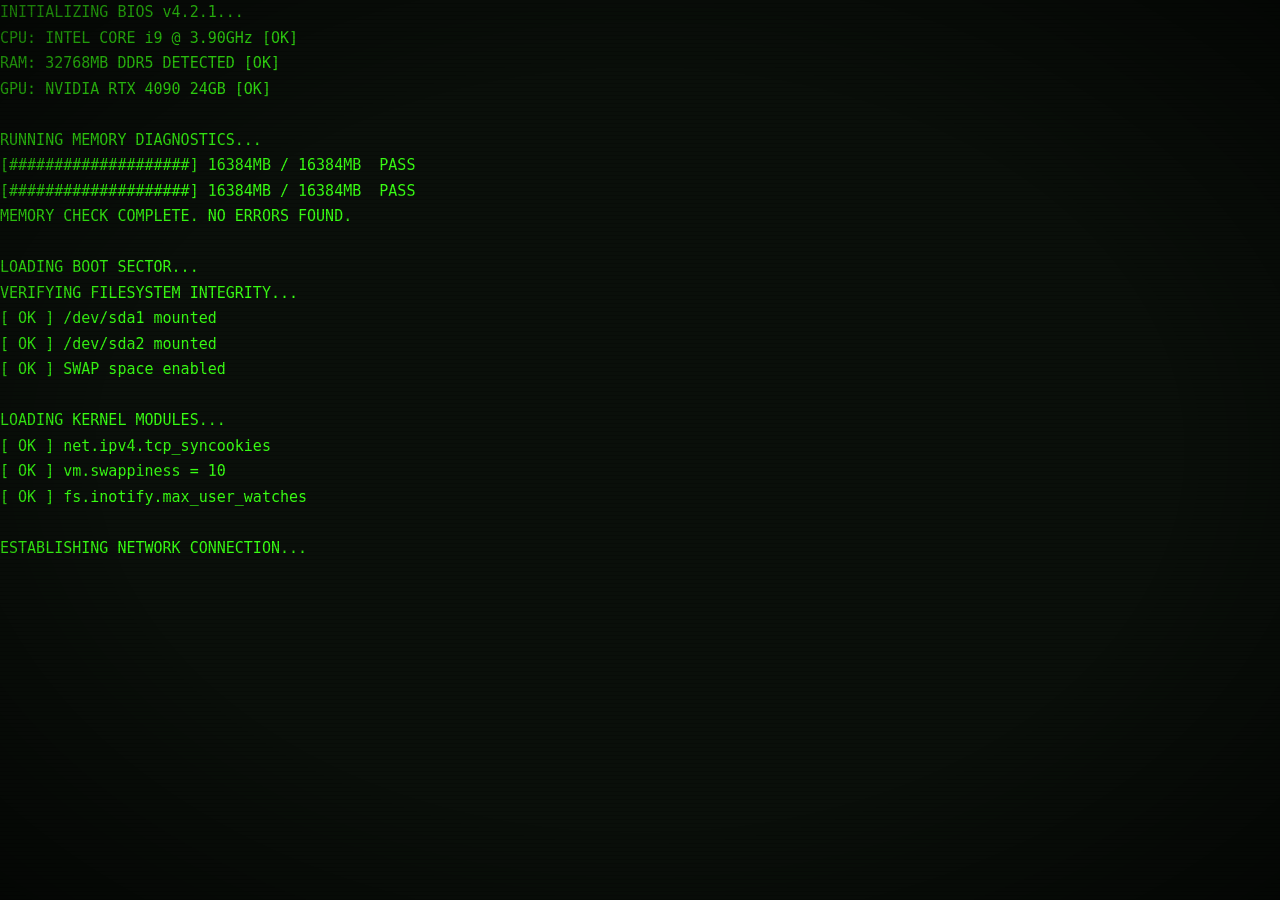
<file: index.html>
<!DOCTYPE html>
<html lang="en">
  <head>
    <meta charset="UTF-8" />
    <meta name="viewport" content="width=device-width, initial-scale=1.0" />
    <title>Maximus Riat</title>
    <link rel="stylesheet" href="styles.css" />
  </head>
  <body>

    <div class="crt-overlay"></div>
    <div class="scanlines"></div>

    <div id="boot-screen">
      <pre id="boot-output"></pre>
    </div>

    <script>
const bootLines = [
  { text: "INITIALIZING BIOS v4.2.1...",                         delay: 60  },
  { text: "CPU: INTEL CORE i9 @ 3.90GHz [OK]",                  delay: 40  },
  { text: "RAM: 32768MB DDR5 DETECTED [OK]",                     delay: 40  },
  { text: "GPU: NVIDIA RTX 4090 24GB [OK]",                      delay: 40  },
  { text: "",                                                     delay: 20  },
  { text: "RUNNING MEMORY DIAGNOSTICS...",                        delay: 80  },
  { text: "[####################] 16384MB / 16384MB  PASS",      delay: 60  },
  { text: "[####################] 16384MB / 16384MB  PASS",      delay: 60  },
  { text: "MEMORY CHECK COMPLETE. NO ERRORS FOUND.",             delay: 60  },
  { text: "",                                                     delay: 20  },
  { text: "LOADING BOOT SECTOR...",                               delay: 80  },
  { text: "VERIFYING FILESYSTEM INTEGRITY...",                    delay: 80  },
  { text: "[ OK ] /dev/sda1 mounted",                            delay: 40  },
  { text: "[ OK ] /dev/sda2 mounted",                            delay: 40  },
  { text: "[ OK ] SWAP space enabled",                           delay: 40  },
  { text: "",                                                     delay: 20  },
  { text: "LOADING KERNEL MODULES...",                            delay: 80  },
  { text: "[ OK ] net.ipv4.tcp_syncookies",                      delay: 30  },
  { text: "[ OK ] vm.swappiness = 10",                           delay: 30  },
  { text: "[ OK ] fs.inotify.max_user_watches",                  delay: 30  },
  { text: "",                                                     delay: 20  },
  { text: "ESTABLISHING NETWORK CONNECTION...",                   delay: 100 },
  { text: "IP ADDRESS: 192.168.1.1",                             delay: 40  },
  { text: "GATEWAY: 192.168.1.254  [REACHABLE]",                 delay: 40  },
  { text: "DNS: 8.8.8.8            [REACHABLE]",                 delay: 40  },
  { text: "",                                                     delay: 20  },
  { text: "LOADING USER PROFILE...",                              delay: 100 },
  { text: "DECRYPTING CREDENTIALS...",                            delay: 80  },
  { text: "[ OK ] IDENTITY VERIFIED",                            delay: 60  },
  { text: "[ OK ] PERMISSIONS GRANTED",                          delay: 60  },
  { text: "",                                                     delay: 20  },
  { text: "MOUNTING USER_PROFILE.IMG...",                         delay: 80  },
  { text: "[ OK ] ASCII_ART.DAT loaded",                         delay: 40  },
  { text: "[ OK ] PORTFOLIO_DATA.JSON loaded",                   delay: 40  },
  { text: "[ OK ] EXPERIENCE_LOG.TXT loaded",                    delay: 40  },
  { text: "",                                                     delay: 20  },
  { text: "ALL SYSTEMS NOMINAL.",                                 delay: 100 },
  { text: "WELCOME.",                                             delay: 200 },
  { text: "",                                                     delay: 400 },
];

const bootOutput = document.getElementById('boot-output');
let lineIdx = 0;
let timeouts = [];

function runBoot() {
  if (lineIdx >= bootLines.length) {
    transitionToSite();
    return;
  }
  const { text, delay } = bootLines[lineIdx++];
  bootOutput.textContent += text + '\n';
  bootOutput.scrollTop = bootOutput.scrollHeight;
  const t = setTimeout(runBoot, delay);
  timeouts.push(t);
}

function transitionToSite() {
  const bootScreen = document.getElementById('boot-screen');
  bootScreen.style.opacity = '0';
  bootScreen.style.transition = 'opacity 0.8s ease';
  setTimeout(() => { window.location.href = 'main.html'; }, 800);
}

runBoot();
    </script>
  </body>
</html>
</file>
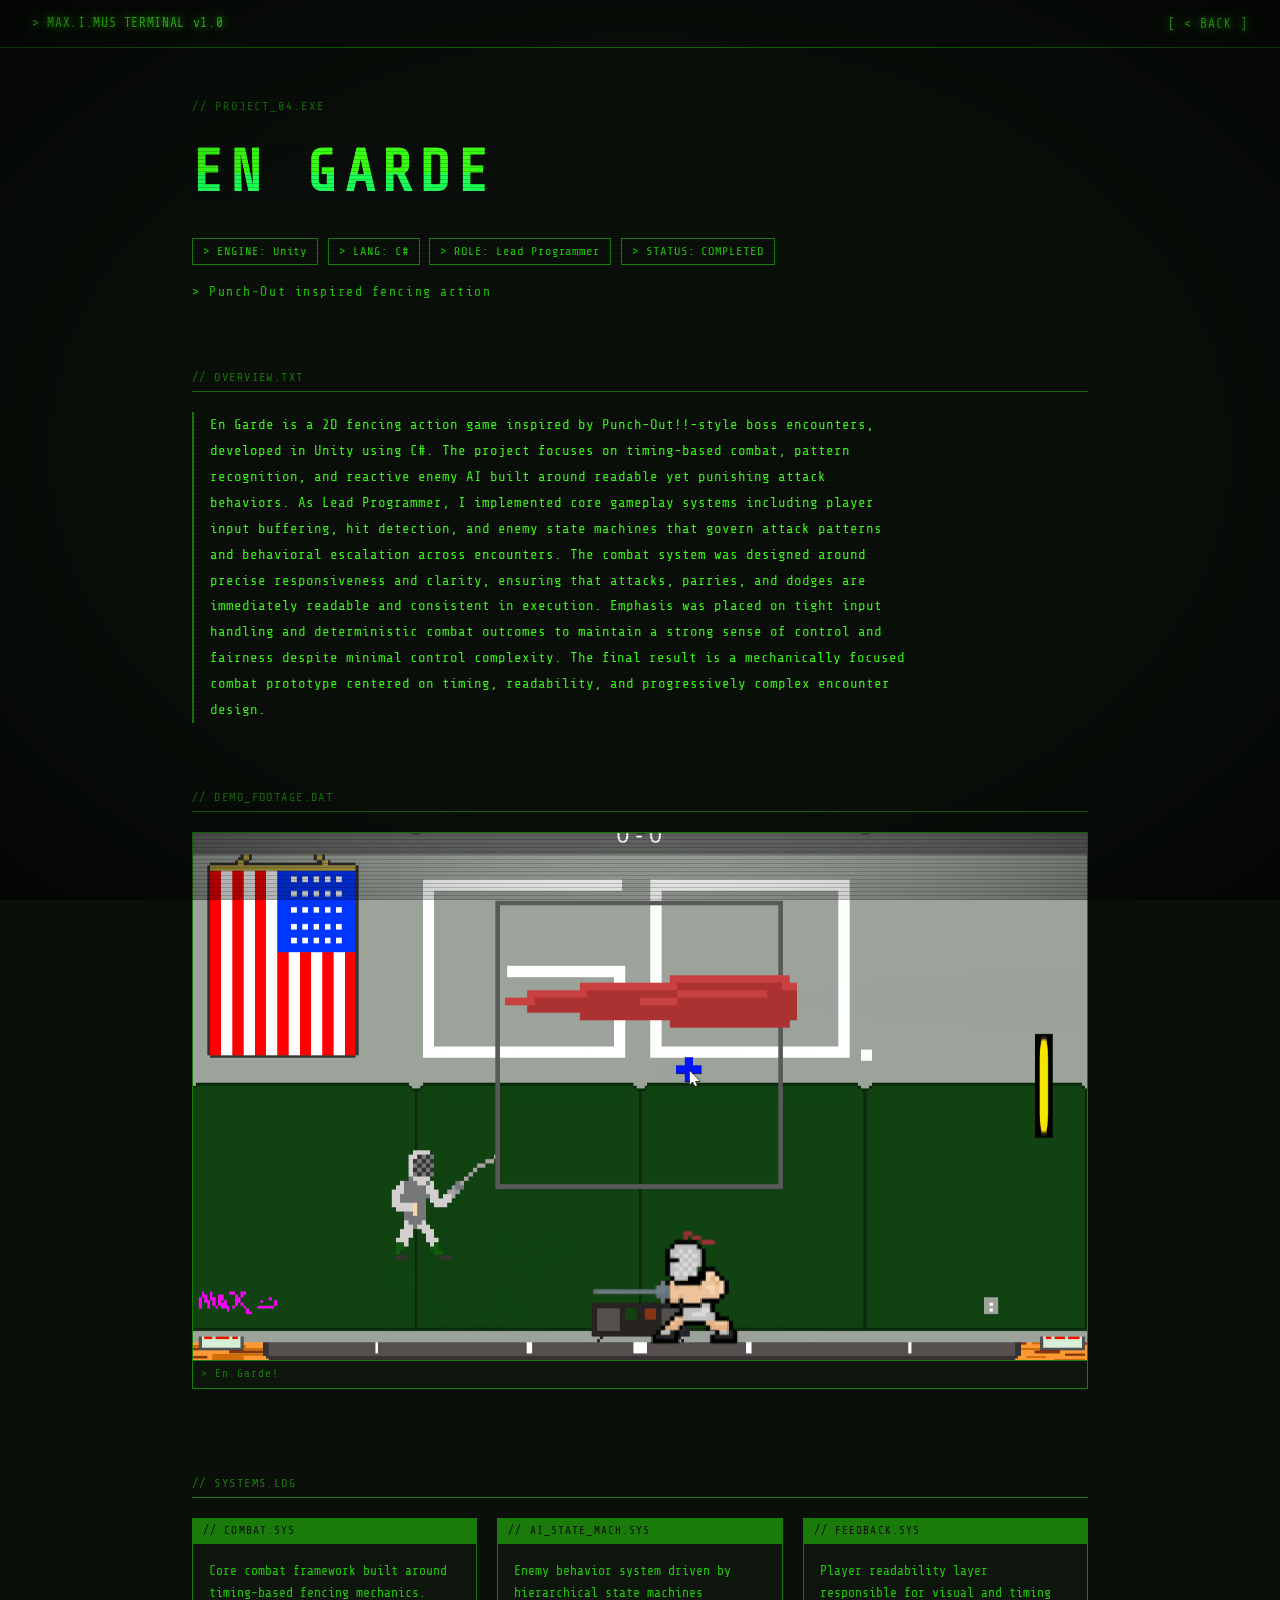
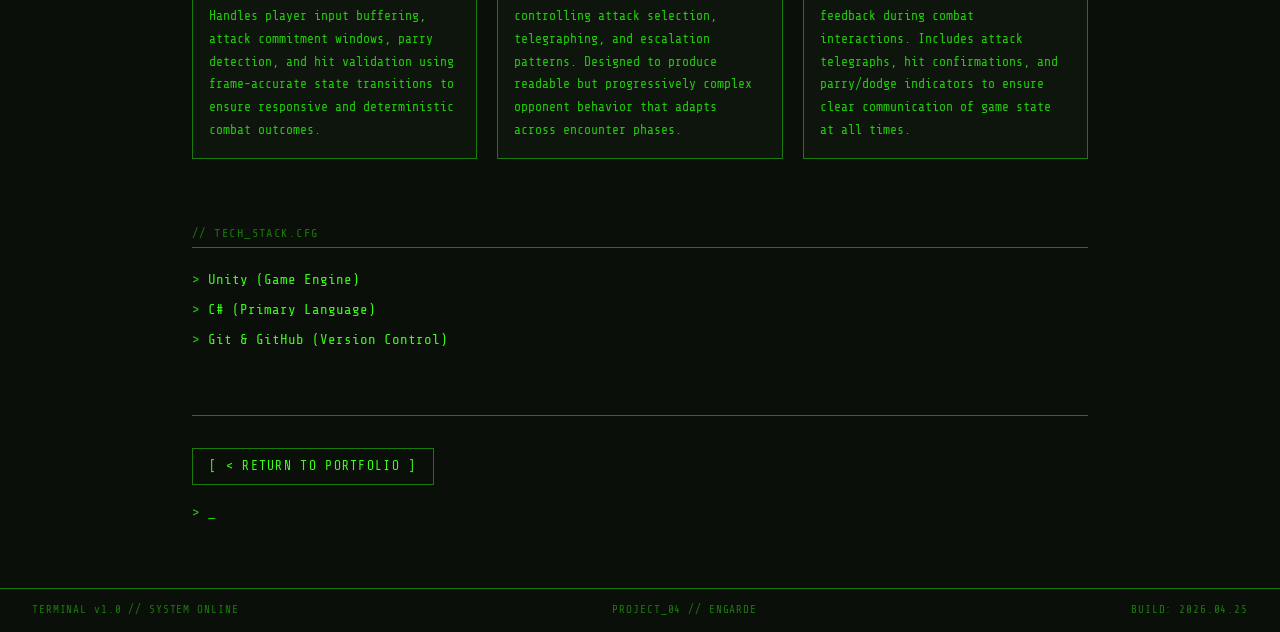
<file: EnGarde.html>
<!DOCTYPE html>
<html lang="en">
  <head>
    <meta charset="UTF-8" />
    <meta name="viewport" content="width=device-width, initial-scale=1.0" />
    <title>En Garde // PROJECT_04.EXE</title>
    <link rel="stylesheet" href="styles.css" />
    <link rel="icon" href="/favicon.ico">
    <style>
      html { scroll-snap-type: none; }

      #dd-main {
        max-width: 960px;
        margin: 0 auto;
        padding: calc(var(--nav-h) + 3rem) 2rem 4rem;
        display: flex;
        flex-direction: column;
        gap: 4rem;
      }

      /* ---- Hero ---- */
      .dd-file-label {
        font-size: 12px;
        color: var(--green-dim);
        letter-spacing: 0.15em;
        margin-bottom: 0.5rem;
      }

      .dd-hero h1 {
        font-size: clamp(2.4rem, 5vw, 3.6rem);
        letter-spacing: 0.12em;
        animation: textglow 3s ease-in-out infinite;
        margin-bottom: 1rem;
      }

      .dd-meta {
        display: flex;
        flex-wrap: wrap;
        gap: 0.6rem;
        margin-bottom: 1rem;
      }

      .dd-badge {
        font-size: 12px;
        color: var(--green-mid);
        border: 1px solid var(--green-dim);
        padding: 2px 10px;
        letter-spacing: 0.08em;
      }

      /* ---- Sections ---- */
      .dd-section-label {
        font-size: 12px;
        color: var(--green-dim);
        letter-spacing: 0.12em;
        margin-bottom: 1.25rem;
        border-bottom: 1px solid var(--green-dim);
        padding-bottom: 4px;
      }

      .dd-body {
        font-size: 14px;
        color: var(--green);
        line-height: 1.85;
        max-width: 720px;
        border-left: 2px solid var(--green-dim);
        padding-left: 1rem;
      }

      /* ---- Media ---- */
      .dd-media-primary {
        width: 100%;
        border: 1px solid var(--green-dim);
        background: var(--bg-panel);
        padding: 0;
        margin-bottom: 1.25rem;
      }

      .dd-media-primary img {
        display: block;
        width: 100%;
        height: auto;
      }

      .dd-media-grid {
        display: grid;
        grid-template-columns: repeat(auto-fit, minmax(260px, 1fr));
        gap: 1rem;
      }

      .dd-media-item {
        border: 1px solid var(--green-dim);
        background: var(--bg-panel);
        padding: 0;
      }

      .dd-media-item img {
        display: block;
        width: 100%;
        height: auto;
      }

      .dd-media-caption {
        font-size: 11px;
        color: var(--green-dim);
        letter-spacing: 0.1em;
        padding: 4px 8px;
        border-top: 1px solid var(--green-dim);
      }

      /* ---- System cards ---- */
      .dd-cards {
        display: grid;
        grid-template-columns: repeat(auto-fit, minmax(240px, 1fr));
        gap: 1.25rem;
      }

      .dd-card {
        border: 1px solid var(--green-dim);
        background: var(--bg-panel);
        padding: 0;
        transition: box-shadow 0.2s;
      }

      .dd-card:hover {
        box-shadow: 0 0 16px var(--green-dim);
      }

      .dd-card-header {
        background: var(--green-dim);
        color: var(--bg);
        font-size: 11px;
        padding: 3px 10px;
        letter-spacing: 0.1em;
      }

      .dd-card p {
        font-size: 13px;
        color: var(--green-mid);
        line-height: 1.75;
        padding: 1rem;
      }

      /* ---- Tech list ---- */
      .dd-tech-list {
        list-style: none;
        display: flex;
        flex-direction: column;
        gap: 6px;
      }

      .dd-tech-list li {
        font-size: 14px;
        color: var(--green);
        display: flex;
        align-items: center;
        gap: 0.5rem;
      }

      /* ---- Back ---- */
      .dd-back {
        border-top: 1px solid var(--green-dim);
        padding-top: 2rem;
      }
    </style>
  </head>
  <body>

    <div class="crt-overlay"></div>
    <div class="scanlines"></div>

    <nav id="navbar">
      <span class="nav-logo">&gt; MAX.I.MUS TERMINAL v1.0</span>
      <ul class="nav-links">
        <li><a href="main.html#projects">[ &lt; BACK ]</a></li>
      </ul>
    </nav>

    <main id="dd-main">

      <!-- HERO -->
      <section class="dd-hero">
        <div class="dd-file-label">// PROJECT_04.EXE</div>
        <h1 class="glitch" data-text="EN GARDE">EN GARDE</h1>
        <div class="dd-meta">
          <span class="dd-badge">&gt; ENGINE: Unity</span>
          <span class="dd-badge">&gt; LANG: C#</span>
          <span class="dd-badge">&gt; ROLE: Lead Programmer</span>
          <span class="dd-badge">&gt; STATUS: COMPLETED</span>
        </div>
        <p class="tagline">&gt; Punch-Out inspired fencing action</p>
      </section>

      <!-- OVERVIEW -->
      <section>
        <div class="dd-section-label">// OVERVIEW.TXT</div>
        <p class="dd-body">
          En Garde is a 2D fencing action game inspired by Punch-Out!!-style boss encounters, developed in Unity using C#. The project focuses on timing-based combat, pattern recognition, and reactive enemy AI built around readable yet punishing attack behaviors. As Lead Programmer, I implemented core gameplay systems including player input buffering, hit detection, and enemy state machines that govern attack patterns and behavioral escalation across encounters. The combat system was designed around precise responsiveness and clarity, ensuring that attacks, parries, and dodges are immediately readable and consistent in execution. Emphasis was placed on tight input handling and deterministic combat outcomes to maintain a strong sense of control and fairness despite minimal control complexity. The final result is a mechanically focused combat prototype centered on timing, readability, and progressively complex encounter design.
        </p>
      </section>

      <!-- MEDIA -->
      <section>
        <div class="dd-section-label">// DEMO_FOOTAGE.DAT</div>
        <div class="dd-media-primary">
          <img src="engarde.gif" alt="engarde" />
          <div class="dd-media-caption">&gt; En Garde!</div>
        </div>
      </section>

      <!-- SYSTEMS -->
      <section>
        <div class="dd-section-label">// SYSTEMS.LOG</div>
        <div class="dd-cards">
          <div class="dd-card">
            <div class="dd-card-header">// COMBAT.SYS</div>
            <p>Core combat framework built around timing-based fencing mechanics. Handles player input buffering, attack commitment windows, parry detection, and hit validation using frame-accurate state transitions to ensure responsive and deterministic combat outcomes.</p>
          </div>
          <div class="dd-card">
            <div class="dd-card-header">// AI_STATE_MACH.SYS</div>
            <p>     Enemy behavior system driven by hierarchical state machines controlling attack selection, telegraphing, and escalation patterns. Designed to produce readable but progressively complex opponent behavior that adapts across encounter phases.</p>
          </div>
          <div class="dd-card">
            <div class="dd-card-header">// FEEDBACK.SYS</div>
            <p> Player readability layer responsible for visual and timing feedback during combat interactions. Includes attack telegraphs, hit confirmations, and parry/dodge indicators to ensure clear communication of game state at all times.</p>
          </div>
        </div>
      </section>

      <!-- TECH STACK -->
      <section>
        <div class="dd-section-label">// TECH_STACK.CFG</div>
        <ul class="dd-tech-list">
          <li><span class="prompt">&gt;</span> Unity (Game Engine)</li>
          <li><span class="prompt">&gt;</span> C# (Primary Language)</li>
          <li><span class="prompt">&gt;</span> Git &amp; GitHub (Version Control)</li>
        </ul>
      </section>

      <!-- BACK -->
      <div class="dd-back">
        <a href="main.html" class="btn">[ &lt; RETURN TO PORTFOLIO ]</a>
        <div class="cursor-line" style="margin-top:1rem">&gt; <span class="cursor">_</span></div>
      </div>

    </main>

    <footer>
      <span>TERMINAL v1.0 // SYSTEM ONLINE</span>
      <span>PROJECT_04 // ENGARDE</span>
      <span>BUILD: 2026.04.25</span>
    </footer>

  </body>
</html>
</file>
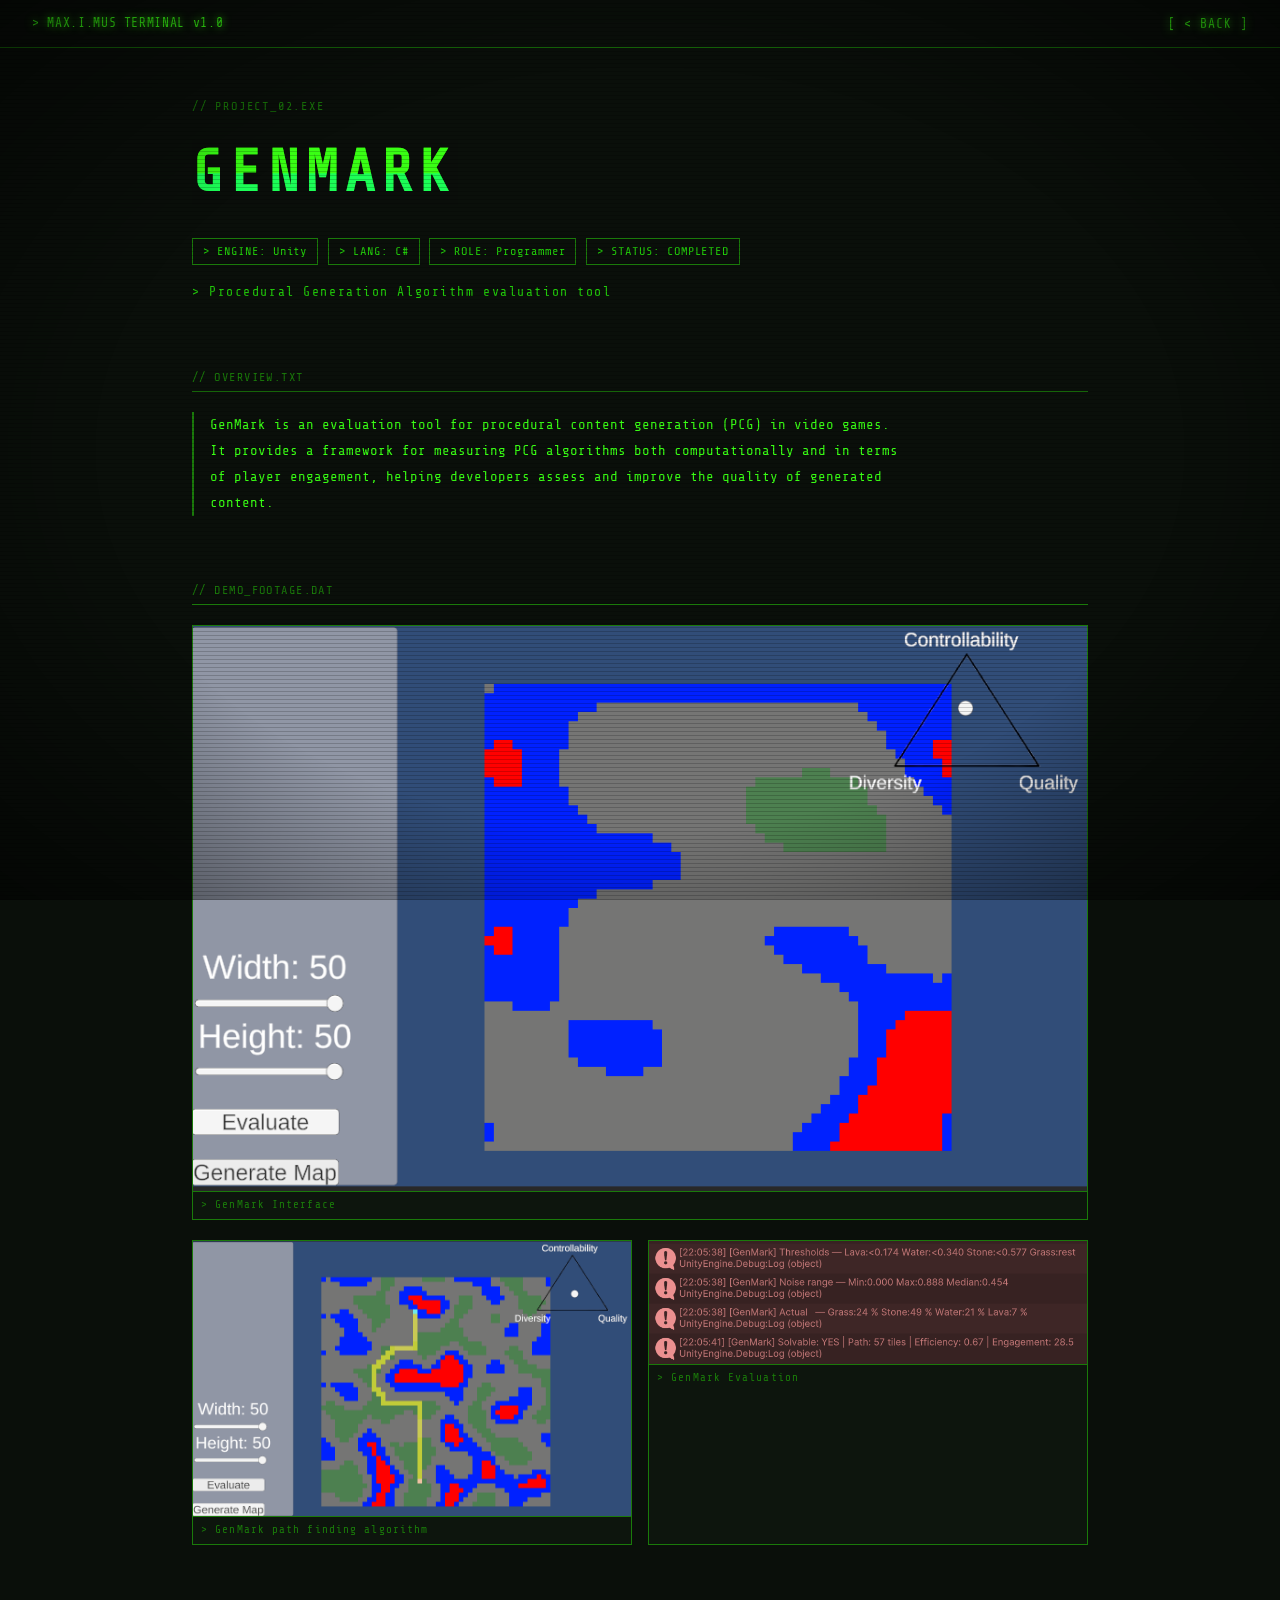
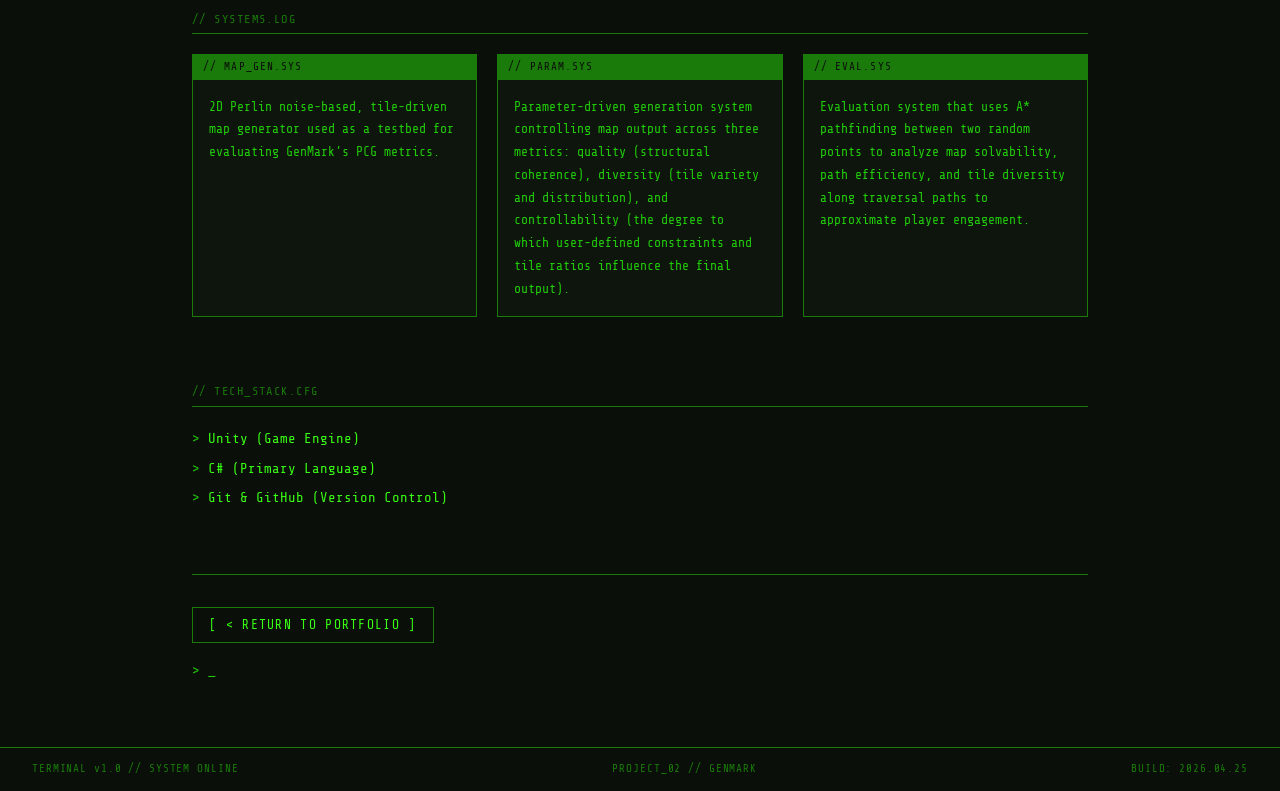
<file: GenMark.html>
<!DOCTYPE html>
<html lang="en">
  <head>
    <meta charset="UTF-8" />
    <meta name="viewport" content="width=device-width, initial-scale=1.0" />
    <title>GenMark // PROJECT_02.EXE</title>
    <link rel="stylesheet" href="styles.css" />
    <link rel="icon" href="/favicon.ico">
    <style>
      html { scroll-snap-type: none; }

      #dd-main {
        max-width: 960px;
        margin: 0 auto;
        padding: calc(var(--nav-h) + 3rem) 2rem 4rem;
        display: flex;
        flex-direction: column;
        gap: 4rem;
      }

      /* ---- Hero ---- */
      .dd-file-label {
        font-size: 12px;
        color: var(--green-dim);
        letter-spacing: 0.15em;
        margin-bottom: 0.5rem;
      }

      .dd-hero h1 {
        font-size: clamp(2.4rem, 5vw, 3.6rem);
        letter-spacing: 0.12em;
        animation: textglow 3s ease-in-out infinite;
        margin-bottom: 1rem;
      }

      .dd-meta {
        display: flex;
        flex-wrap: wrap;
        gap: 0.6rem;
        margin-bottom: 1rem;
      }

      .dd-badge {
        font-size: 12px;
        color: var(--green-mid);
        border: 1px solid var(--green-dim);
        padding: 2px 10px;
        letter-spacing: 0.08em;
      }

      /* ---- Sections ---- */
      .dd-section-label {
        font-size: 12px;
        color: var(--green-dim);
        letter-spacing: 0.12em;
        margin-bottom: 1.25rem;
        border-bottom: 1px solid var(--green-dim);
        padding-bottom: 4px;
      }

      .dd-body {
        font-size: 14px;
        color: var(--green);
        line-height: 1.85;
        max-width: 720px;
        border-left: 2px solid var(--green-dim);
        padding-left: 1rem;
      }

      /* ---- Media ---- */
      .dd-media-primary {
        width: 100%;
        border: 1px solid var(--green-dim);
        background: var(--bg-panel);
        padding: 0;
        margin-bottom: 1.25rem;
      }

      .dd-media-primary img {
        display: block;
        width: 100%;
        height: auto;
      }

      .dd-media-grid {
        display: grid;
        grid-template-columns: repeat(auto-fit, minmax(260px, 1fr));
        gap: 1rem;
      }

      .dd-media-item {
        border: 1px solid var(--green-dim);
        background: var(--bg-panel);
        padding: 0;
      }

      .dd-media-item img {
        display: block;
        width: 100%;
        height: auto;
      }

      .dd-media-caption {
        font-size: 11px;
        color: var(--green-dim);
        letter-spacing: 0.1em;
        padding: 4px 8px;
        border-top: 1px solid var(--green-dim);
      }

      /* ---- System cards ---- */
      .dd-cards {
        display: grid;
        grid-template-columns: repeat(auto-fit, minmax(240px, 1fr));
        gap: 1.25rem;
      }

      .dd-card {
        border: 1px solid var(--green-dim);
        background: var(--bg-panel);
        padding: 0;
        transition: box-shadow 0.2s;
      }

      .dd-card:hover {
        box-shadow: 0 0 16px var(--green-dim);
      }

      .dd-card-header {
        background: var(--green-dim);
        color: var(--bg);
        font-size: 11px;
        padding: 3px 10px;
        letter-spacing: 0.1em;
      }

      .dd-card p {
        font-size: 13px;
        color: var(--green-mid);
        line-height: 1.75;
        padding: 1rem;
      }

      /* ---- Tech list ---- */
      .dd-tech-list {
        list-style: none;
        display: flex;
        flex-direction: column;
        gap: 6px;
      }

      .dd-tech-list li {
        font-size: 14px;
        color: var(--green);
        display: flex;
        align-items: center;
        gap: 0.5rem;
      }

      /* ---- Back ---- */
      .dd-back {
        border-top: 1px solid var(--green-dim);
        padding-top: 2rem;
      }
    </style>
  </head>
  <body>

    <div class="crt-overlay"></div>
    <div class="scanlines"></div>

    <nav id="navbar">
      <span class="nav-logo">&gt; MAX.I.MUS TERMINAL v1.0</span>
      <ul class="nav-links">
        <li><a href="main.html#projects">[ &lt; BACK ]</a></li>
      </ul>
    </nav>

    <main id="dd-main">

      <!-- HERO -->
      <section class="dd-hero">
        <div class="dd-file-label">// PROJECT_02.EXE</div>
        <h1 class="glitch" data-text="GENMARK">GENMARK</h1>
        <div class="dd-meta">
          <span class="dd-badge">&gt; ENGINE: Unity</span>
          <span class="dd-badge">&gt; LANG: C#</span>
          <span class="dd-badge">&gt; ROLE: Programmer</span>
          <span class="dd-badge">&gt; STATUS: COMPLETED</span>
        </div>
        <p class="tagline">&gt; Procedural Generation Algorithm evaluation tool</p>
      </section>

      <!-- OVERVIEW -->
      <section>
        <div class="dd-section-label">// OVERVIEW.TXT</div>
        <p class="dd-body">
          GenMark is an evaluation tool for procedural content generation (PCG) in video games. It provides a framework for measuring PCG algorithms both computationally and in terms of player engagement, helping developers assess and improve the quality of generated content.
        </p>
      </section>

      <!-- MEDIA -->
      <section>
        <div class="dd-section-label">// DEMO_FOOTAGE.DAT</div>
        <div class="dd-media-primary">
          <img src="GenMark.png" alt="GenMark" />
          <div class="dd-media-caption">&gt; GenMark Interface</div>
        </div>
        <!-- Additional clips — update labels or remove as needed -->
        <div class="dd-media-grid">
          <div class="dd-media-item">
            <img src="PathFound.png" alt="PathFound" />
            <div class="dd-media-caption">&gt; GenMark path finding algorithm</div>
          </div>
          <div class="dd-media-item">
            <img src="Eval.png" alt="Eval" />
            <div class="dd-media-caption">&gt; GenMark Evaluation</div>
          </div>
        </div>
      </section>

      <!-- SYSTEMS -->
      <section>
        <div class="dd-section-label">// SYSTEMS.LOG</div>
        <div class="dd-cards">
          <div class="dd-card">
            <div class="dd-card-header">// MAP_GEN.SYS</div>
            <p>2D Perlin noise-based, tile-driven map generator used as a testbed for evaluating GenMark’s PCG metrics.</p>
          </div>
          <div class="dd-card">
            <div class="dd-card-header">// PARAM.SYS</div>
            <p>    Parameter-driven generation system controlling map output across three metrics:
    quality (structural coherence), diversity (tile variety and distribution),
    and controllability (the degree to which user-defined constraints and tile ratios influence the final output).</p>
          </div>
          <div class="dd-card">
            <div class="dd-card-header">// EVAL.SYS</div>
            <p>Evaluation system that uses A* pathfinding between two random points to analyze map solvability, path efficiency,
        and tile diversity along traversal paths to approximate player engagement.</p>
          </div>
        </div>
      </section>

      <!-- TECH STACK -->
      <section>
        <div class="dd-section-label">// TECH_STACK.CFG</div>
        <ul class="dd-tech-list">
          <li><span class="prompt">&gt;</span> Unity (Game Engine)</li>
          <li><span class="prompt">&gt;</span> C# (Primary Language)</li>
          <li><span class="prompt">&gt;</span> Git &amp; GitHub (Version Control)</li>
        </ul>
      </section>

      <!-- BACK -->
      <div class="dd-back">
        <a href="main.html" class="btn">[ &lt; RETURN TO PORTFOLIO ]</a>
        <div class="cursor-line" style="margin-top:1rem">&gt; <span class="cursor">_</span></div>
      </div>

    </main>

    <footer>
      <span>TERMINAL v1.0 // SYSTEM ONLINE</span>
      <span>PROJECT_02 // GENMARK</span>
      <span>BUILD: 2026.04.25</span>
    </footer>

  </body>
</html>
</file>
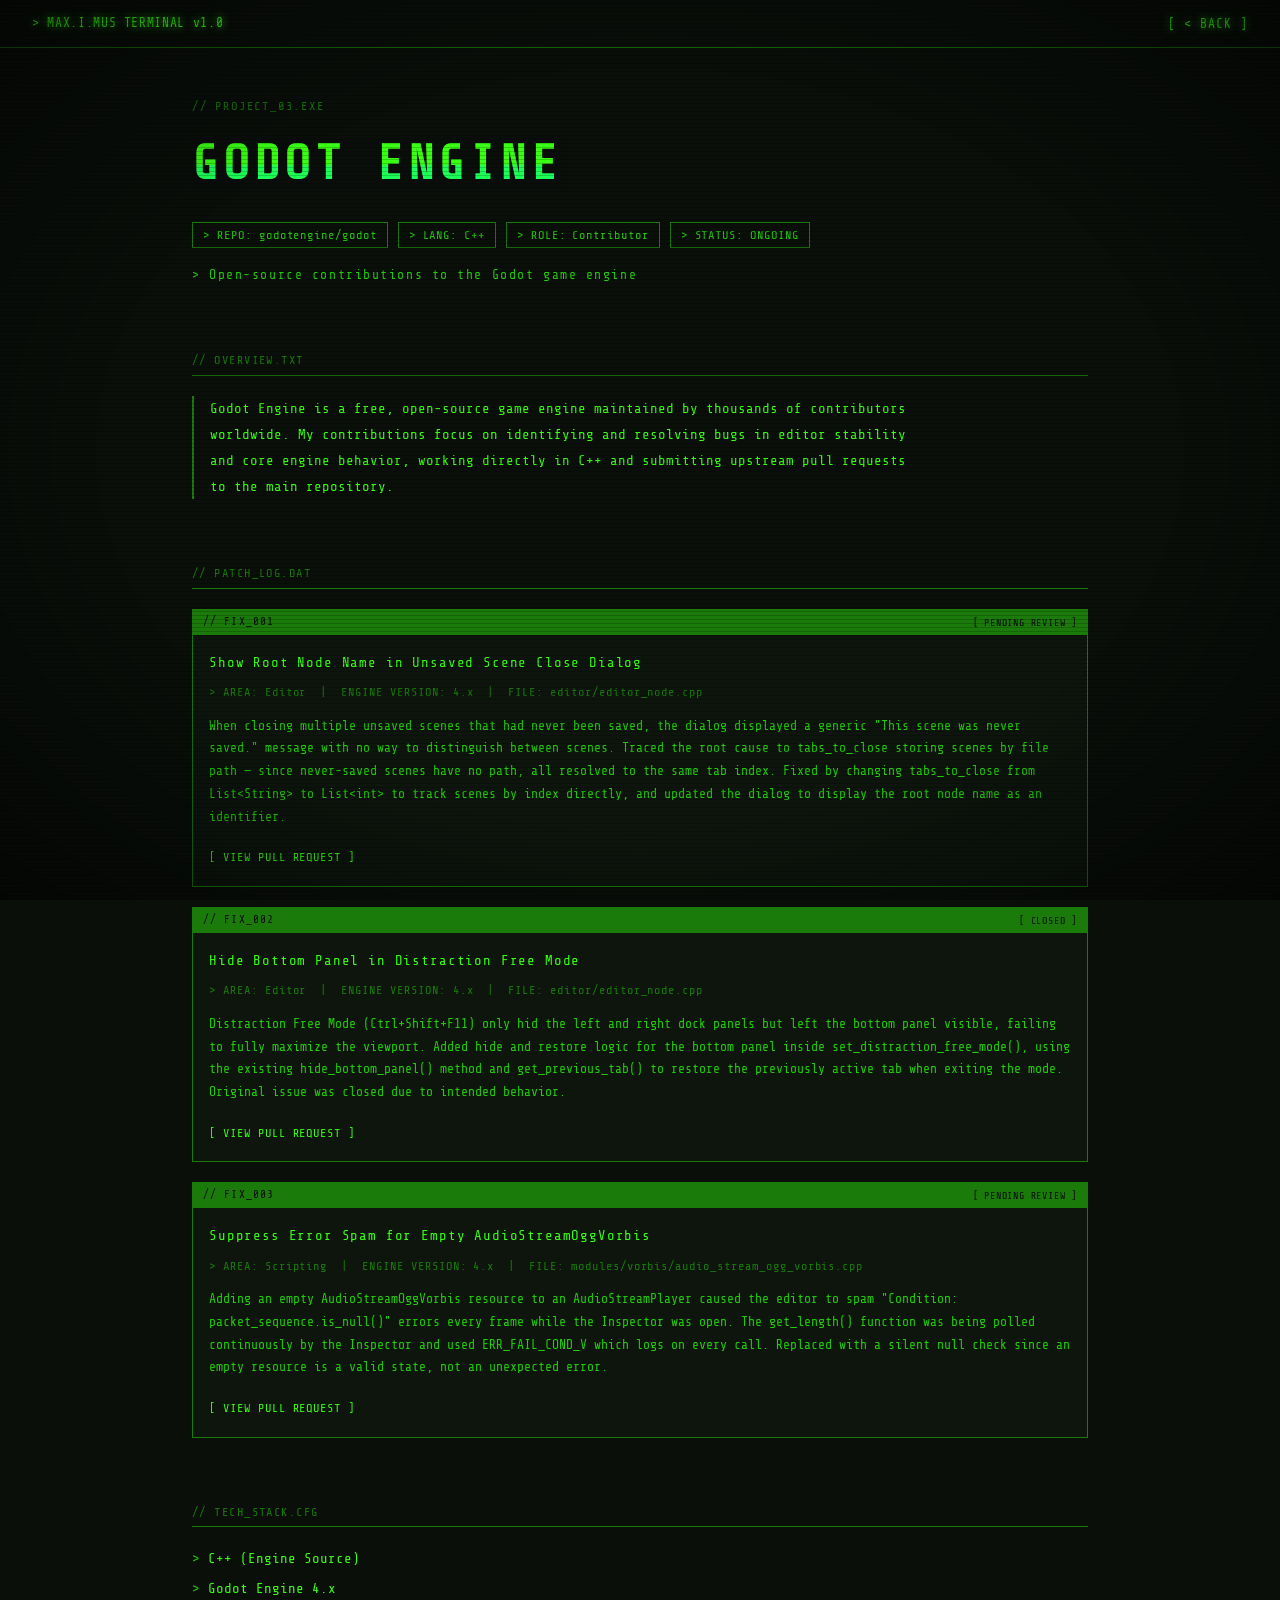
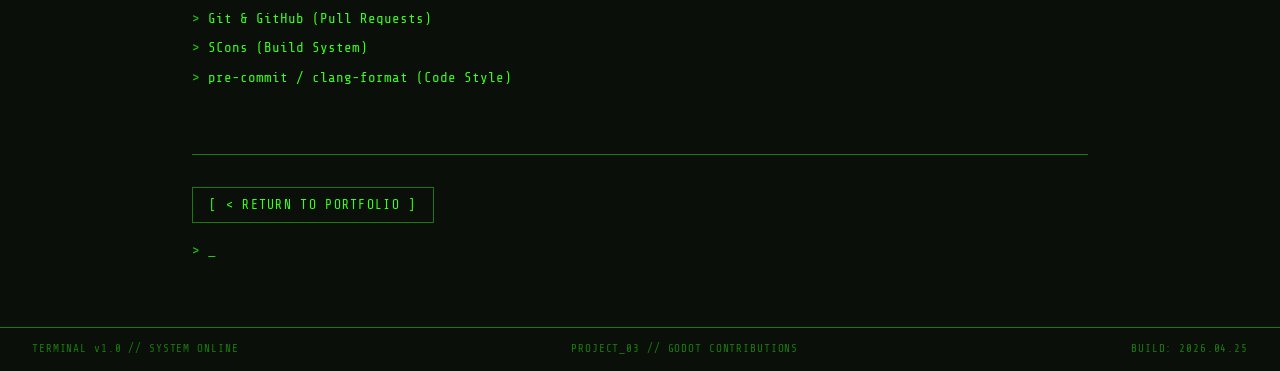
<file: godotContributions.html>
<!DOCTYPE html>
<html lang="en">
  <head>
    <meta charset="UTF-8" />
    <meta name="viewport" content="width=device-width, initial-scale=1.0" />
    <title>GODOT CONTRIBUTIONS // PROJECT_03.EXE</title>
    <link rel="stylesheet" href="styles.css" />
    <link rel="icon" href="/favicon.ico">
    <style>
      html { scroll-snap-type: none; }

      #dd-main {
        max-width: 960px;
        margin: 0 auto;
        padding: calc(var(--nav-h) + 3rem) 2rem 4rem;
        display: flex;
        flex-direction: column;
        gap: 4rem;
      }

      .dd-file-label {
        font-size: 12px;
        color: var(--green-dim);
        letter-spacing: 0.15em;
        margin-bottom: 0.5rem;
      }

      .dd-hero h1 {
        font-size: clamp(2rem, 4vw, 3rem);
        letter-spacing: 0.1em;
        animation: textglow 3s ease-in-out infinite;
        margin-bottom: 1rem;
      }

      .dd-meta {
        display: flex;
        flex-wrap: wrap;
        gap: 0.6rem;
        margin-bottom: 1rem;
      }

      .dd-badge {
        font-size: 12px;
        color: var(--green-mid);
        border: 1px solid var(--green-dim);
        padding: 2px 10px;
        letter-spacing: 0.08em;
      }

      .dd-section-label {
        font-size: 12px;
        color: var(--green-dim);
        letter-spacing: 0.12em;
        margin-bottom: 1.25rem;
        border-bottom: 1px solid var(--green-dim);
        padding-bottom: 4px;
      }

      .dd-body {
        font-size: 14px;
        color: var(--green);
        line-height: 1.85;
        max-width: 720px;
        border-left: 2px solid var(--green-dim);
        padding-left: 1rem;
      }

      .contribution-list {
        display: flex;
        flex-direction: column;
        gap: 1.25rem;
      }

      .contribution-entry {
        border: 1px solid var(--green-dim);
        background: var(--bg-panel);
        transition: box-shadow 0.2s;
      }

      .contribution-entry:hover {
        box-shadow: 0 0 16px var(--green-dim);
      }

      .contribution-header {
        background: var(--green-dim);
        color: var(--bg);
        font-size: 11px;
        padding: 3px 10px;
        letter-spacing: 0.1em;
        display: flex;
        justify-content: space-between;
        align-items: center;
      }

      .contribution-status {
        font-size: 10px;
        letter-spacing: 0.08em;
      }

      .contribution-body {
        padding: 1rem;
        display: flex;
        flex-direction: column;
        gap: 0.5rem;
      }

      .contribution-title {
        font-size: 14px;
        color: var(--green);
        letter-spacing: 0.06em;
      }

      .contribution-meta {
        font-size: 12px;
        color: var(--green-dim);
        letter-spacing: 0.08em;
      }

      .contribution-desc {
        font-size: 13px;
        color: var(--green-mid);
        line-height: 1.75;
        margin-top: 0.25rem;
      }

      .contribution-link {
        margin-top: 0.5rem;
      }

      .contribution-link a {
        font-size: 12px;
        color: var(--green);
        text-decoration: none;
        letter-spacing: 0.08em;
        transition: text-shadow 0.2s;
      }

      .contribution-link a:hover {
        text-shadow: 0 0 8px var(--green);
      }

      .dd-tech-list {
        list-style: none;
        display: flex;
        flex-direction: column;
        gap: 6px;
      }

      .dd-tech-list li {
        font-size: 14px;
        color: var(--green);
        display: flex;
        align-items: center;
        gap: 0.5rem;
      }

      .dd-back {
        border-top: 1px solid var(--green-dim);
        padding-top: 2rem;
      }
    </style>
  </head>
  <body>

    <div class="crt-overlay"></div>
    <div class="scanlines"></div>

    <nav id="navbar">
      <span class="nav-logo">&gt; MAX.I.MUS TERMINAL v1.0</span>
      <ul class="nav-links">
        <li><a href="main.html#projects">[ &lt; BACK ]</a></li>
      </ul>
    </nav>

    <main id="dd-main">

      <!-- HERO -->
      <section class="dd-hero">
        <div class="dd-file-label">// PROJECT_03.EXE</div>
        <h1 class="glitch" data-text="GODOT ENGINE">GODOT ENGINE</h1>
        <div class="dd-meta">
          <span class="dd-badge">&gt; REPO: godotengine/godot</span>
          <span class="dd-badge">&gt; LANG: C++</span>
          <span class="dd-badge">&gt; ROLE: Contributor</span>
          <span class="dd-badge">&gt; STATUS: ONGOING</span>
        </div>
        <p class="tagline">&gt; Open-source contributions to the Godot game engine</p>
      </section>

      <!-- OVERVIEW -->
      <section>
        <div class="dd-section-label">// OVERVIEW.TXT</div>
        <p class="dd-body">
          Godot Engine is a free, open-source game engine maintained by thousands of contributors worldwide.
          My contributions focus on identifying and resolving bugs in editor stability and core engine behavior,
          working directly in C++ and submitting upstream pull requests to the main repository.
        </p>
      </section>

      <!-- CONTRIBUTIONS -->
      <section>
        <div class="dd-section-label">// PATCH_LOG.DAT</div>
        <div class="contribution-list">

          <div class="contribution-entry">
            <div class="contribution-header">
              <span>// FIX_001</span>
              <span class="contribution-status">[ PENDING REVIEW ]</span>
            </div>
            <div class="contribution-body">
              <div class="contribution-title">Show Root Node Name in Unsaved Scene Close Dialog</div>
              <div class="contribution-meta">&gt; AREA: Editor &nbsp;|&nbsp; ENGINE VERSION: 4.x &nbsp;|&nbsp; FILE: editor/editor_node.cpp</div>
              <p class="contribution-desc">
                When closing multiple unsaved scenes that had never been saved, the dialog displayed a generic
                "This scene was never saved." message with no way to distinguish between scenes. Traced the root cause
                to tabs_to_close storing scenes by file path — since never-saved scenes have no path, all resolved
                to the same tab index. Fixed by changing tabs_to_close from List&lt;String&gt; to List&lt;int&gt; to
                track scenes by index directly, and updated the dialog to display the root node name as an identifier.
              </p>
              <div class="contribution-link">
                <a href="https://github.com/godotengine/godot/pull/118235" target="_blank">[ VIEW PULL REQUEST ]</a>
              </div>
            </div>
          </div>

          <div class="contribution-entry">
            <div class="contribution-header">
              <span>// FIX_002</span>
              <span class="contribution-status">[ CLOSED ]</span>
            </div>
            <div class="contribution-body">
              <div class="contribution-title">Hide Bottom Panel in Distraction Free Mode</div>
              <div class="contribution-meta">&gt; AREA: Editor &nbsp;|&nbsp; ENGINE VERSION: 4.x &nbsp;|&nbsp; FILE: editor/editor_node.cpp</div>
              <p class="contribution-desc">
                Distraction Free Mode (Ctrl+Shift+F11) only hid the left and right dock panels but left the bottom
                panel visible, failing to fully maximize the viewport. Added hide and restore logic for the bottom
                panel inside set_distraction_free_mode(), using the existing hide_bottom_panel() method and
                get_previous_tab() to restore the previously active tab when exiting the mode. Original issue was closed due to intended behavior.
              </p>
              <div class="contribution-link">
                <a href="https://github.com/godotengine/godot/pull/118502" target="_blank">[ VIEW PULL REQUEST ]</a>
              </div>
            </div>
          </div>

          <div class="contribution-entry">
            <div class="contribution-header">
              <span>// FIX_003</span>
              <span class="contribution-status">[ PENDING REVIEW ]</span>
            </div>
            <div class="contribution-body">
              <div class="contribution-title">Suppress Error Spam for Empty AudioStreamOggVorbis</div>
              <div class="contribution-meta">&gt; AREA: Scripting &nbsp;|&nbsp; ENGINE VERSION: 4.x &nbsp;|&nbsp; FILE: modules/vorbis/audio_stream_ogg_vorbis.cpp</div>
              <p class="contribution-desc">
                Adding an empty AudioStreamOggVorbis resource to an AudioStreamPlayer caused the editor to spam
                "Condition: packet_sequence.is_null()" errors every frame while the Inspector was open. The
                get_length() function was being polled continuously by the Inspector and used ERR_FAIL_COND_V
                which logs on every call. Replaced with a silent null check since an empty resource is a valid
                state, not an unexpected error.
              </p>
              <div class="contribution-link">
                <a href="https://github.com/godotengine/godot/pull/118592" target="_blank">[ VIEW PULL REQUEST ]</a>
              </div>
            </div>
          </div>

          <!--
          <div class="contribution-entry">
            <div class="contribution-header">
              <span>// FIX_004</span>
              <span class="contribution-status">[ PENDING REVIEW ]</span>
            </div>
            <div class="contribution-body">
              <div class="contribution-title">Allow Blank Inherits Field in Create Script Dialog</div>
              <div class="contribution-meta">&gt; AREA: Editor &nbsp;|&nbsp; ENGINE VERSION: 4.x &nbsp;|&nbsp; FILE: editor/script/script_create_dialog.cpp</div>
              <p class="contribution-desc">
                The Create Script dialog blocked script creation if the Inherits field was left empty, showing
                "Invalid inherited parent name or path." — even though GDScript supports scripts with no inheritance.
                Fixed _validate_parent() to treat an empty string as valid, and guarded the custom type lookup in
                _create_new() to skip when parent class is empty, allowing scripts to be created without an extends line.
              </p>
              <div class="contribution-link">
                <a href="#" target="_blank">[ VIEW PULL REQUEST ]</a>
              </div>
            </div>
          </div>
            -->
        </div>
      </section>

      <!-- TECH STACK -->
      <section>
        <div class="dd-section-label">// TECH_STACK.CFG</div>
        <ul class="dd-tech-list">
          <li><span class="prompt">&gt;</span> C++ (Engine Source)</li>
          <li><span class="prompt">&gt;</span> Godot Engine 4.x</li>
          <li><span class="prompt">&gt;</span> Git &amp; GitHub (Pull Requests)</li>
          <li><span class="prompt">&gt;</span> SCons (Build System)</li>
          <li><span class="prompt">&gt;</span> pre-commit / clang-format (Code Style)</li>
        </ul>
      </section>

      <!-- BACK -->
      <div class="dd-back">
        <a href="main.html" class="btn">[ &lt; RETURN TO PORTFOLIO ]</a>
        <div class="cursor-line" style="margin-top:1rem">&gt; <span class="cursor">_</span></div>
      </div>

    </main>

    <footer>
      <span>TERMINAL v1.0 // SYSTEM ONLINE</span>
      <span>PROJECT_03 // GODOT CONTRIBUTIONS</span>
      <span>BUILD: 2026.04.25</span>
    </footer>

  </body>
</html>
</file>
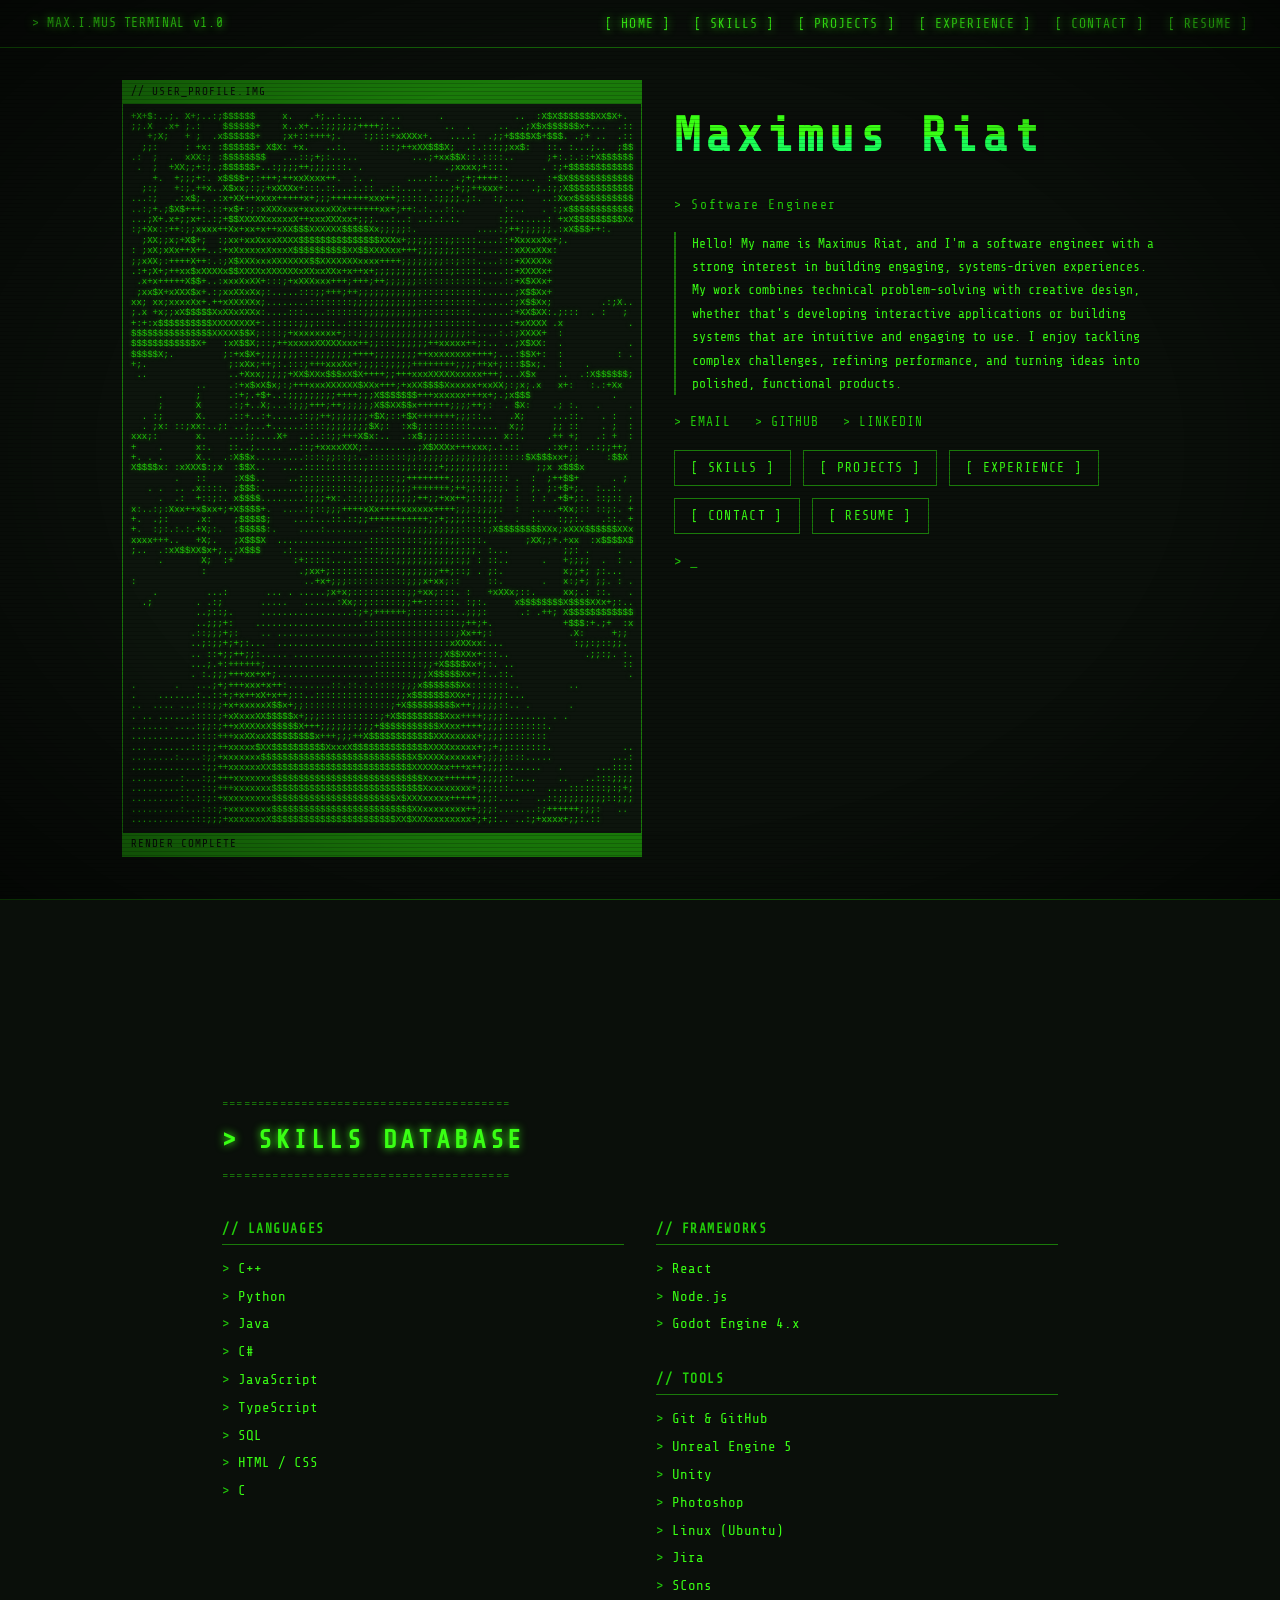
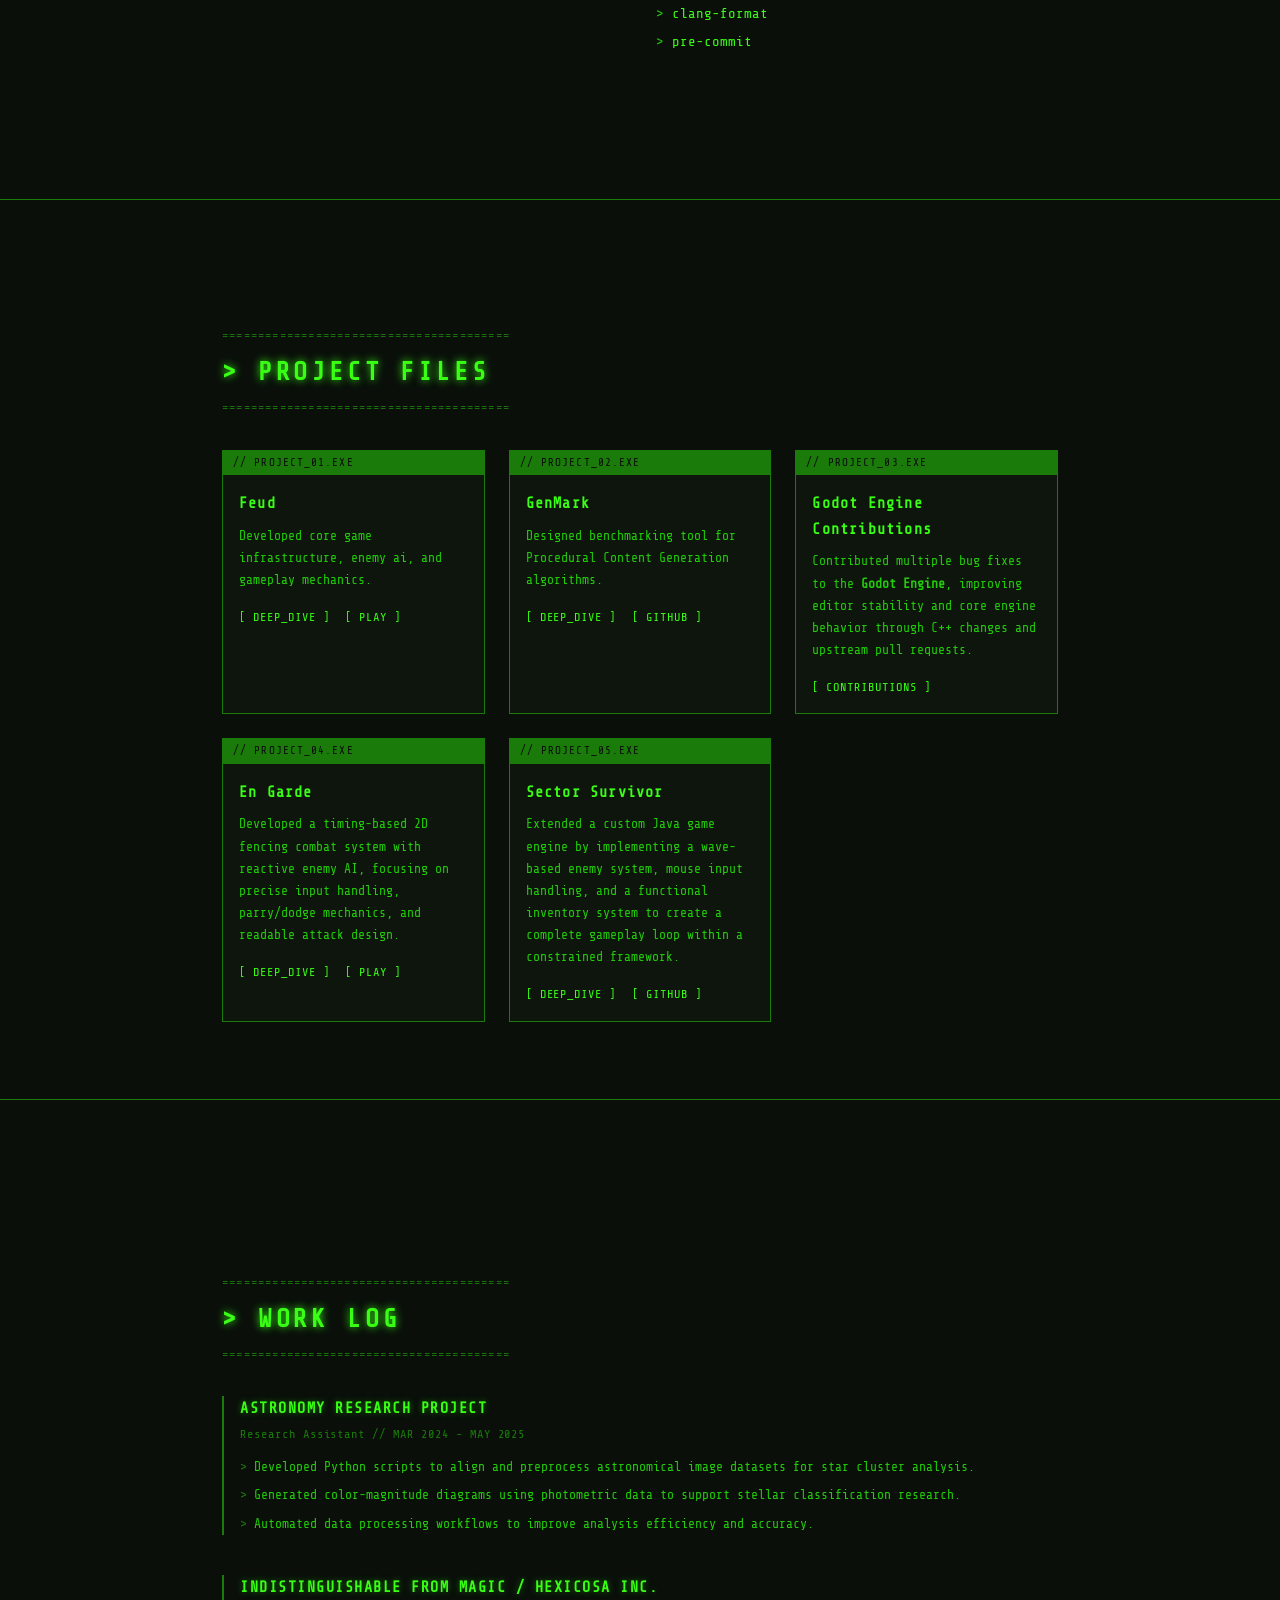
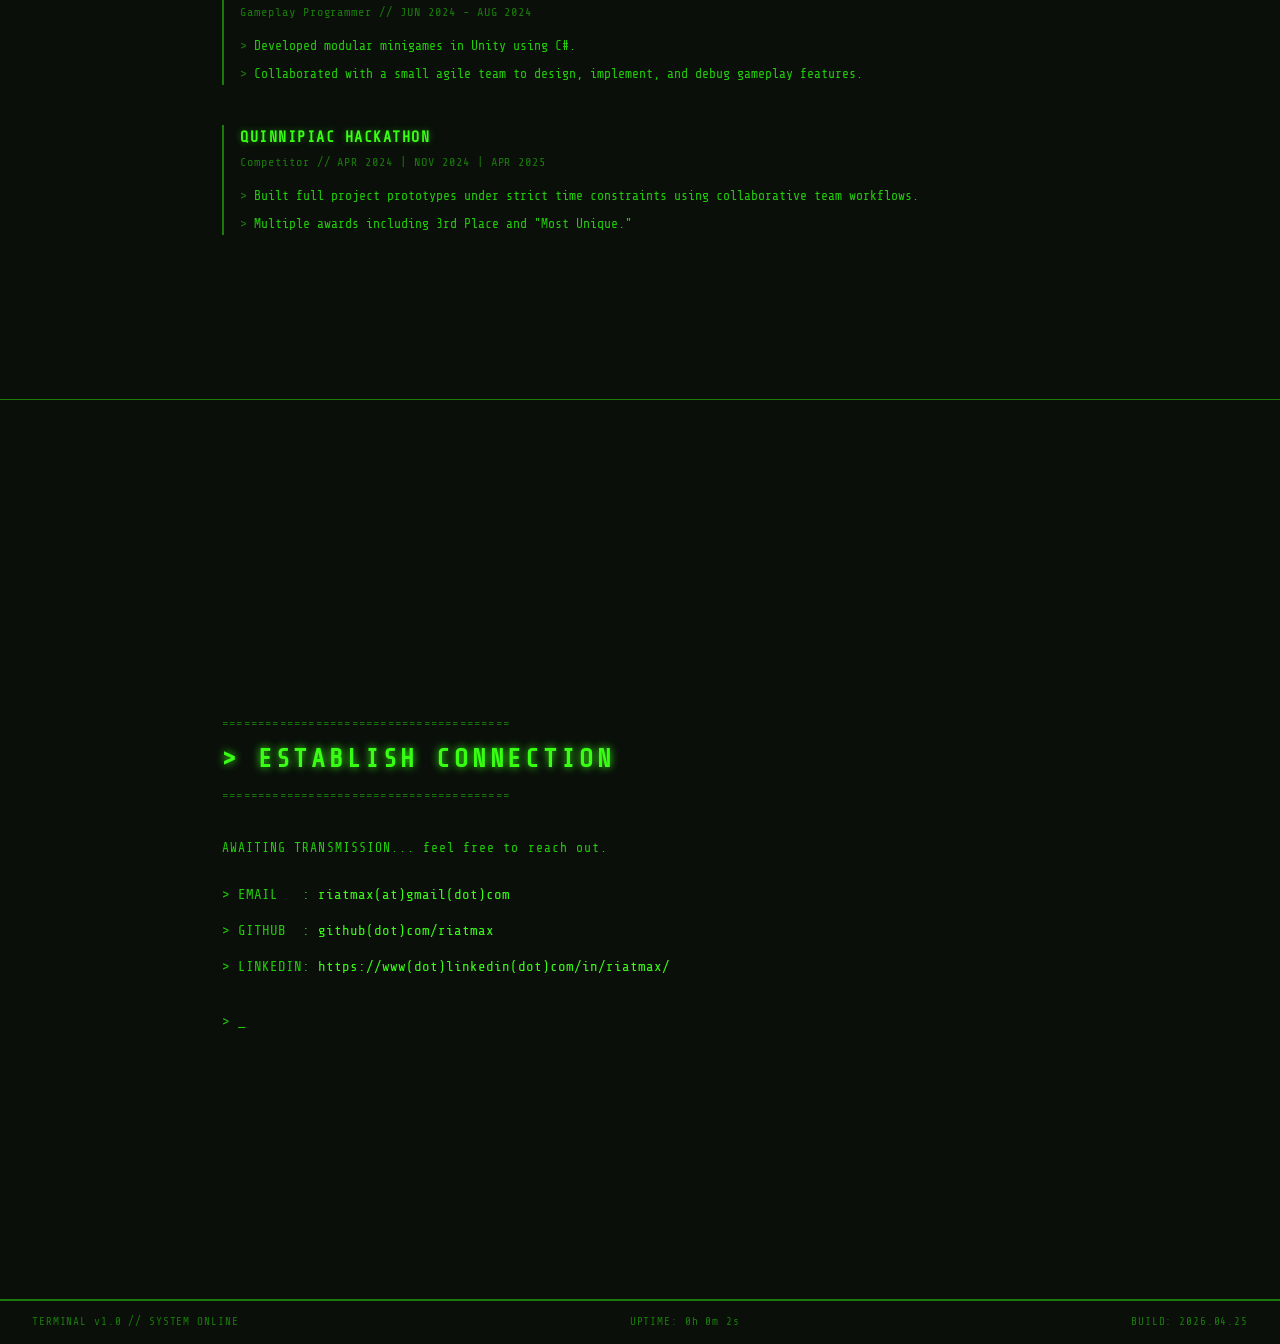
<file: main.html>
<!DOCTYPE html>
<html lang="en">
  <head>
    <meta charset="UTF-8" />
    <meta name="viewport" content="width=device-width, initial-scale=1.0" />
    <title>Maximus Riat</title>
    <link rel="stylesheet" href="styles.css" />
  </head>
  <body>

    <div class="crt-overlay"></div>
    <div class="scanlines"></div>

    <nav id="navbar">
      <a class="nav-logo" href="index.html">&gt; MAX.I.MUS TERMINAL v1.0</a>
      <button class="nav-burger" id="nav-burger" onclick="toggleNav()">&#9776;</button>
      <ul class="nav-links" id="nav-links">
        <li><a href="#home">[ HOME ]</a></li>
        <li><a href="#skills">[ SKILLS ]</a></li>
        <li><a href="#projects">[ PROJECTS ]</a></li>
        <li><a href="#experience">[ EXPERIENCE ]</a></li>
        <li><a href="#contact">[ CONTACT ]</a></li>
        <li><a href="Max Resume.pdf" target="_blank" class="nav-resume">[ RESUME ]</a></li>
      </ul>
    </nav>

    <!-- HOME -->
    <section id="home" class="page">
      <div class="home-layout">

        <div class="ascii-panel">
          <div class="panel-header">// USER_PROFILE.IMG</div>
          <pre id="ascii-art" class="ascii-art"></pre>
          <div class="panel-footer">RENDER COMPLETE</div>
        </div>

        <div class="home-content">
          <h1 class="glitch" data-text="Maximus Riat">Maximus Riat</h1>
          <p class="tagline">&gt; Software Engineer</p>
          <p class="bio">
            Hello! My name is Maximus Riat, and I'm a software engineer with a strong interest in building engaging, systems-driven experiences. My work combines technical problem-solving with creative design, whether that's developing interactive applications or building systems that are intuitive and engaging to use. I enjoy tackling complex challenges, refining performance, and turning ideas into polished, functional products.
          </p>
          <div class="contact-bar">
            <a href="mailto:riatmax@gmail.com">&gt; EMAIL</a>
            <a href="https://github.com/riatmax" target="_blank">&gt; GITHUB</a>
            <a href="https://linkedin.com/in/riatmax" target="_blank">&gt; LINKEDIN</a>
          </div>
          <div class="page-buttons">
            <a href="#skills" class="btn">[ SKILLS ]</a>
            <a href="#projects" class="btn">[ PROJECTS ]</a>
            <a href="#experience" class="btn">[ EXPERIENCE ]</a>
            <a href="#contact" class="btn">[ CONTACT ]</a>
            <a href="Max Resume.pdf" target="_blank" class="btn">[ RESUME ]</a>
          </div>
          <div class="cursor-line">&gt; <span class="cursor">_</span></div>
        </div>

      </div>
    </section>

    <!-- SKILLS -->
    <section id="skills" class="page">
      <div class="page-inner">
        <div class="section-header">
          <span>========================================</span>
          <h2>&gt; SKILLS DATABASE</h2>
          <span>========================================</span>
        </div>
        <div class="skills-grid">
          <div class="skills-group">
            <h3>// LANGUAGES</h3>
            <ul>
              <li><span class="prompt">&gt;</span> C++</li>
              <li><span class="prompt">&gt;</span> Python</li>
              <li><span class="prompt">&gt;</span> Java</li>
              <li><span class="prompt">&gt;</span> C#</li>
              <li><span class="prompt">&gt;</span> JavaScript</li>
              <li><span class="prompt">&gt;</span> TypeScript</li>
              <li><span class="prompt">&gt;</span> SQL</li>
              <li><span class="prompt">&gt;</span> HTML / CSS</li>
              <li><span class="prompt">&gt;</span> C</li>
            </ul>
          </div>
          <div class="skills-group">
            <h3>// FRAMEWORKS</h3>
            <ul>
              <li><span class="prompt">&gt;</span> React</li>
              <li><span class="prompt">&gt;</span> Node.js</li>
              <li><span class="prompt">&gt;</span> Godot Engine 4.x</li>
            </ul>
            <h3 style="margin-top:2rem">// TOOLS</h3>
            <ul>
              <li><span class="prompt">&gt;</span> Git &amp; GitHub</li>
              <li><span class="prompt">&gt;</span> Unreal Engine 5</li>
              <li><span class="prompt">&gt;</span> Unity</li>
              <li><span class="prompt">&gt;</span> Photoshop</li>
              <li><span class="prompt">&gt;</span> Linux (Ubuntu)</li>
              <li><span class="prompt">&gt;</span> Jira</li>
              <li><span class="prompt">&gt;</span> SCons</li>
              <li><span class="prompt">&gt;</span> clang-format</li>
              <li><span class="prompt">&gt;</span> pre-commit</li>
            </ul>
          </div>
        </div>
      </div>
    </section>

    <!-- PROJECTS -->
    <section id="projects" class="page">
      <div class="page-inner">
        <div class="section-header">
          <span>========================================</span>
          <h2>&gt; PROJECT FILES</h2>
          <span>========================================</span>
        </div>
        <div class="projects-grid">
          <div class="project-card">
            <div class="card-header">// PROJECT_01.EXE</div>
            <h3>Feud</h3>
            <p>Developed core game infrastructure, enemy ai, and gameplay mechanics.</p>
            <div class="project-links">
              <a href="feud.html">[ DEEP_DIVE ]</a>
              <a href="https://vicman8.itch.io/feud">[ PLAY ]</a>
            </div>
          </div>
          <div class="project-card">
            <div class="card-header">// PROJECT_02.EXE</div>
            <h3>GenMark</h3>
            <p>Designed benchmarking tool for Procedural Content Generation algorithms.</p>
            <div class="project-links">
              <a href="GenMark.html">[ DEEP_DIVE ]</a>
              <a href="https://github.com/riatmax/GenMark">[ GITHUB ]</a>
            </div>
          </div>
          <div class="project-card">
            <div class="card-header">// PROJECT_03.EXE</div>
            <h3>Godot Engine Contributions</h3>
            <p>Contributed multiple bug fixes to the <strong>Godot Engine</strong>, improving editor stability
and core engine behavior through C++ changes and upstream pull requests.</p>
            <div class="project-links">
              <a href="godotContributions.html">[ CONTRIBUTIONS ]</a>
            </div>
          </div>
          <div class="project-card">
            <div class="card-header">// PROJECT_04.EXE</div>
            <h3>En Garde</h3>
            <p>Developed a timing-based 2D fencing combat system with reactive enemy AI, focusing on precise input handling, parry/dodge mechanics, and readable attack design.</p>
            <div class="project-links">
              <a href="EnGarde.html">[ DEEP_DIVE ]</a>
              <a href="https://rfler.itch.io/en-garde">[ PLAY ]</a>
            </div>
          </div>
          <div class="project-card">
            <div class="card-header">// PROJECT_05.EXE</div>
            <h3>Sector Survivor</h3>
            <p>Extended a custom Java game engine by implementing a wave-based enemy system, mouse input handling, and a functional inventory system to create a complete gameplay loop within a constrained framework.</p>
            <div class="project-links">
              <a href="sectorSurv.html">[ DEEP_DIVE ]</a>
              <a href="https://github.com/ConnorNylund/RPG-game-SER225">[ GITHUB ]</a>
            </div>
          </div>
        </div>
      </div>
    </section>

    <!-- EXPERIENCE -->
    <section id="experience" class="page">
      <div class="page-inner">
        <div class="section-header">
          <span>========================================</span>
          <h2>&gt; WORK LOG</h2>
          <span>========================================</span>
        </div>
        <div class="experience-item">
          <div class="exp-header">
            <h3>ASTRONOMY RESEARCH PROJECT</h3>
            <span class="exp-meta">Research Assistant // MAR 2024 - MAY 2025</span>
          </div>
          <ul>
            <li>Developed Python scripts to align and preprocess astronomical image datasets for star cluster analysis.</li>
            <li>Generated color-magnitude diagrams using photometric data to support stellar classification research.</li>
            <li>Automated data processing workflows to improve analysis efficiency and accuracy.</li>
          </ul>
        </div>
        <div class="experience-item">
          <div class="exp-header">
            <h3>INDISTINGUISHABLE FROM MAGIC / HEXICOSA INC.</h3>
            <span class="exp-meta">Gameplay Programmer // JUN 2024 - AUG 2024</span>
          </div>
          <ul>
            <li>Developed modular minigames in Unity using C#.</li>
            <li>Collaborated with a small agile team to design, implement, and debug gameplay features.</li>
          </ul>
        </div>
        <div class="experience-item">
          <div class="exp-header">
            <h3>QUINNIPIAC HACKATHON</h3>
            <span class="exp-meta">Competitor // APR 2024 | NOV 2024 | APR 2025</span>
          </div>
          <ul>
            <li>Built full project prototypes under strict time constraints using collaborative team workflows.</li>
            <li>Multiple awards including 3rd Place and "Most Unique."</li>
          </ul>
        </div>
      </div>
    </section>

    <!-- CONTACT -->
    <section id="contact" class="page">
      <div class="page-inner">
        <div class="section-header">
          <span>========================================</span>
          <h2>&gt; ESTABLISH CONNECTION</h2>
          <span>========================================</span>
        </div>
        <p class="contact-intro">AWAITING TRANSMISSION... feel free to reach out.</p>
        <ul class="contact-links">
          <li><span class="prompt">&gt;</span> EMAIL &nbsp;&nbsp;: <a href="mailto:riatmax@gmail.com">riatmax(at)gmail(dot)com</a></li>
          <li><span class="prompt">&gt;</span> GITHUB &nbsp;: <a href="https://github.com/riatmax" target="_blank">github(dot)com/riatmax</a></li>
          <li><span class="prompt">&gt;</span> LINKEDIN: <a href="https://www.linkedin.com/in/riatmax/" target="_blank">https://www(dot)linkedin(dot)com/in/riatmax/</a></li>
        </ul>
        <div class="cursor-line" style="margin-top:2rem">&gt; <span class="cursor">_</span></div>
      </div>
    </section>

    <!-- FOOTER -->
    <footer>
      <span>TERMINAL v1.0 // SYSTEM ONLINE</span>
      <span>UPTIME: <span id="uptime">0h 0m 0s</span></span>
      <span>BUILD: 2026.04.25</span>
    </footer>

    <script>
function toggleNav() {
  document.getElementById('nav-links').classList.toggle('open');
}
document.querySelectorAll('#nav-links a').forEach(function(a) {
  a.addEventListener('click', function() {
    document.getElementById('nav-links').classList.remove('open');
  });
});

const ASCII_ART = "+X+$:..;. X+;..:;$$$$$$     x.   .+;..:....   . ..       .             ..  :X$X$$$$$$$XX$X+. \n;;.X  .x+ ;.:    $$$$$$+    x..x+..:;;;;;;++++;:..        ..  .     ..  .;X$x$$$$$$x+...  .::\n   +;X;   + ;  .x$$$$$$+    ;x+::++++;.    :;:::+xXXXx+.   ....:  .;;+$$$$X$+$$$. .;+ ..  .::\n  ;;:     : +x: :$$$$$$+ X$X: +x.   ..:.      :::;++xXX$$$X;  .:.:::;;xx$:   ::. :...;..  ;$$\n.:  ;  .  xXX:; :$$$$$$$$   ...::;+;:.....          ...;+xx$$X::.::::..      ;+:.:.::+X$$$$$$\n .  ;  +XX;;+:;.;$$$$$$+..:;;;;++;;;;:::. .               .;xxxx;+:::.      . :;+$$$$$$$$$$$$\n    +.  +;;;+:. x$$$$+;:+++;++xxXxxx++.  :. .      ....::.. .;+;++++::.....  :+$X$$$$$$$$$$$$\n  ;:;   +:;.++x..X$xx;:;;+xXXXx+:::.::...:.:: ..::.... ....;+;;++xxx+:..  .;.:;;X$$$$$$$$$$$$\n...:;   .:x$;. .:x+XX++xxxx+++++x+;;;+++++++xxx++;:::::.:;;;;.;:.  :;....   ..:Xxx$$$$$$$$$$$\n..:;+.;$X$+++:.::+x$+:;:xXXXxxx+xxxxxXXx++++++xx+;++:.:...::..       :...   . :;x$$$$$$$$$$$$\n...;X+.x+;;x+:.:;+$$XXXXXxxxxxX++xxxXXXxx+;;;...:..: ..:.:.:.       :;:......: +xX$$$$$$$$$Xx\n:;+Xx::++:;;xxxx++Xx+xx+x++xXX$$$XXXXXX$$$$$Xx;;;;;:.           ....:;++;;;;;;.:xX$$$++:.    \n  ;XX;;x;+X$+;  :;xx+xxXxxxXXXX$$$$$$$$$$$$$$$XXXx+;;;;;::;;::::....::+XxxxxXx+;.            \n: ;xX;xXx++X++..:+xXxxxxxXxxxX$$$$$$$$$$XX$$XXXXxx+++;;;;;;;;:::.....::xXXxXXx:              \n;;xXX;:++++X++:.:;X$XXXxxxXXXXXXX$$XXXXXXXxxxx++++;;;;;;;;::;:::....:::+XXXXXx               \n.:+;X+;++xx$xXXXXx$$XXXXxXXXXXXxXXxxXXx+x++x+;;;;;;;;;;::::;:::::....::+XXXXx+               \n .x+x+++++X$$+..:xxxXxXX+:::;+xXXXxxx+++;+++;++;;;;;;::::::::::::....::+X$XXx+               \n ;xx$X+xXXX$x+.:;xxXXxXx;:.....:::;;+++;++;;;;;;;;;;;;:::::::::::......;X$$Xx+               \nxx; xx;xxxxXx+.++xXXXXXx;........::::::::;;;;;;;;;;;;:::::::::::......:;X$$Xx;         .:;X..\n;.x +x;;xX$$$$$XxXXxXXXx:....:::....:::::::;;;;;;;;;;;:::::::::.......:+XX$XX:.;:::  . :   ; \n+:+:x$$$$$$$$$$XXXXXXXX+:.:::::;;;::::..::::;;;;;;;;;;;;::::::::......:+xXXXX .x            .\n$$$$$$$$$$$$$$$XXXXX$$X;::::;+xxxxxxxx+;::;;;:;;;;;;;;;;;;;;;;::....:.:;XXXX+  :             \n$$$$$$$$$$$$X+   :xX$$X;::;++xxxxxXXXXXxxx++;;:::;;;;;;++xxxxx++;:.. ..;X$XX:  .            .\n$$$$$X;.         ;:+x$X+;;;;;;;:::;;;;;;;++++;;;;;;;;++xxxxxxxx++++;...:$$X+:  :          : .\n+;.               ;:xXx;++;:.:::;+++xxxXx+;;;;:;;;;;++++++++;;;;++x+;:::$$x;.  :    .        \n ..               ..+Xxx;;;;;+XX$XXx$$$xX$X++++;;+++xxxXXXXXxxxxx+++;...X$x    ..  .:X$$$$$$;\n            ..    .:+x$xX$x;:;+++xxxXXXXXX$XXx+++;+xXX$$$$Xxxxxx+xxXX;:;x;.x   x+:   :.:+Xx  \n     .      ;     .:+;.+$+..:;;;;;;;;;++++;;;X$$$$$$$+++xxxxxx+++x+;.;x$$$               .   \n     ;      X     .:;+..X;...:;;;+++;++;;;;;;X$$XX$$x++++++;;;;++;:  . $X:    .; :.   .     .\n  . :;      X.    .::+..:+.....::;;++;;;;;;;+$X;::+$X+++++++;;;::..   .X;     ...::.   . :  .\n  . ;x: ::;xx:..;: ..;...+......::::;;;;;;;;$X;:  :x$;:::::::::.....  x;;     ;; ::    . ;  :\nxxx;:       x.    ...:;....X+  ..:.::;;+++X$x:..  .:x$;;;::::::..... x::.    .++ +;   .: +  :\n+    .      x:.   ::..;..... ..::;+xxxxXXX;:.........;X$XXXx+++xxx;.:.::     .:x+;: .::;;++; \n+. . .      X..  .:X$$x.........::::;;::;:..:::::::;;:;;;;;;;;;;;;;::::::$X$$$xx+;;     :$$X \nX$$$$x: :xXXX$:;x  :$$X..   ....:::::::::::;::::::;;:;:;;+;;;;;;;;;;::     ;;x x$$$x         \n        .   ::     :X$$..    ..:::::::::::;;;::::;;++++++++;;;;:;;;::: .  :  ;++$$+      . ; \n   . .  .. .x::::. ;$$$:.......:;;;;::::::;;;;;;;;;;+++++++;++;;:;;:;. :  ;. ;:+$+;.  :..:.  \n     .  .:  +::;:. x$$$$........:;;;+x:.:::;:;;;;;;;;++;;+xx++;::;;;;  :  : : .+$+;:. ::;:: ;\nx:..:;:Xxx++x$xx+;+X$$$$+.  ....:;::;;;++++xXx++++xxxxxx++++;;;:;;;;:  :  .....+Xx;:: ::;:. +\n+.  .;:     .x:    ;$$$$$;    ...:...::.::;;+++++++++++;;+;;;;:::;;:.  .  :.   :;;:.   .::. +\n+.  :;:.:.:.+X;:.  :$$$$$:.    ....:..........:::::;;;;;;;;;;:::::;X$$$$$$$$XXx;xXXX$$$$$$XXx\nxxxx+++..   +X;.   ;X$$$X  .................::::::::::;;;;;;;::::.       ;XX;;+.+xx  :x$$$$X$\n;..  .:xX$$XX$x+;..;X$$$    .:.............:::;;;;;;;;;;;;;;;;;;. :...          ;;: .     .  \n     .       X;  :+           :+:::::....::::::::;;;;;;;;;;;:;; : ::..      .   +;;;;  .  : .\n             :                 .;xx+;:::::::::::::;;;;;;;++;::; . ;:.           x;;+; ;:...  \n:                               ..+x+;;;:::::::::::;;;x+xx;::     ::.       .   x:;+; ;;. : .\n    .         ...:       ... . .....;x+x;::::::::::;;+xx;:::. :   +xXXx;::.     xx;.: ::.   .\n  .;        . .:;       .....   ......:Xx;:;::::::;;++::::::. :;:.     x$$$$$$$$X$$$$XXx+;:..\n            ..;::;.     .................:;+;++++++;::::::::..;;;:      .: .++; X$$$$$$$$$$$$\n            ..;;;+:    ....................::::::::::::::::::;++;+.             +$$$:+.;+  :x\n           .::;;;+;:    .. ..................:::::::::::::::;Xx++;:              .X:     +;; \n           ..;:;;+;+;:...  ..................::::::::::::::xXXXxx:...             :;;:;::;;. \n           .. ::+;;++;;:..... ................::::::;::::;X$$XXx+:::..              .;;:;. :.\n           ...;.+:++++++;....................:::::::::;;+X$$$$Xx+;:. ..                    ::\n           . :.;;;+++xx+x+;..................:::::::;;;X$$$$$Xx+;:..::.                     .\n.       .   ...;+;+++xxx+x++:........::.::.:.:::::;;;x$$$$$$$Xx:::::::..         ..          \n.    .......:..::+;+x++xX+x++;::..:::::::::::::::;;x$$$$$$$XXx+;;:;;;:...                    \n..  .... ...:::;;+x+xxxxxX$$x+;;::::::::::::::::;+X$$$$$$$$$x++;;;;;::.. .       .           \n. .. ......:::::;+xXxxxXX$$$$$x+;;;:::::::::::;+X$$$$$$$$$Xxx++++;;;;:....... . .            \n....... ....:;;:;++xXXXXxX$$$$$X+++;;;;;;:;;;+$$$$$$$$$$$XXxx++++;;;;::::::::.               \n............::::+++xxXXxxX$$$$$$$$x+++;;;++X$$$$$$$$$$$$XXXxxxxx+;;;;::::::::                \n... .......:::;;++xxxxx$XX$$$$$$$$$$XxxxX$$$$$$$$$$$$$$XXXXxxxxx+;;+;;:::::::.             ..\n........:....:;;+xxxxxxx$$$$$$$$$$$$$$$$$$$$$$$$$$$$X$XXXXxxxxxx+;;;;::::.....           ...:\n.............:;;++xxxxxxXX$$$$$$$$$$$$$$$$$$$$$$$$$$XXXXXxx+++x++;;;;:......   .      ...::::\n.........:...:;;+++xxxxxxx$$$$$$$$$$$$$$$$$$$$$$$$$$$$Xxxx++++++;;;;;::....    ..   ..:::;;;;\n.........:...::;+++xxxxxxx$$$$$$$$$$$$$$$$$$$$$$$$$$$$Xxxxxxxxx+;;;:::.....  ....:::::::;:;+;\n.........::.::;:+xxxxxxxxx$$$$$$$$$$$$$$$$$$$$$$$X$XXXxxxxx+++++;;;:....   ..::;;;;;;;;;::;;;\n.........:...:::;+xxxxxxxx$$$$$$$$$$$$$$$$$$$$$$$$$$XXxxxxxxxx++;;;:.......:;++++++;;;:   .. \n...........:::;;;+xxxxxxxX$$$$$$$$$$$$$$$$$$$$$$$XX$XXXxxxxxxxx+;+;:.. ..:;+xxxx+;;:.::      ";

function typeAsciiArt(el, text) {
  const lines = text.split('\n');
  let i = 0;
  el.textContent = '';
  function nextLine() {
    if (i >= lines.length) return;
    el.textContent += (i === 0 ? '' : '\n') + lines[i];
    i++;
    setTimeout(nextLine, 18);
  }
  nextLine();
}

typeAsciiArt(document.getElementById('ascii-art'), ASCII_ART);

// Uptime counter
const startTime = Date.now();
setInterval(() => {
  const s = Math.floor((Date.now() - startTime) / 1000);
  const m = Math.floor(s / 60);
  const h = Math.floor(m / 60);
  const el = document.getElementById('uptime');
  if (el) el.textContent = h + 'h ' + (m % 60) + 'm ' + (s % 60) + 's';
}, 1000);
    </script>
  </body>
</html>
</file>
<file: styles.css>
/* ============================================================
   ROBCO TERMINAL — Fallout CRT Green Theme
   ============================================================ */

@import url('https://fonts.googleapis.com/css2?family=Share+Tech+Mono&display=swap');

:root {
  --green: #39ff14;
  --green-dim: #1a7a0a;
  --green-glow: rgba(57, 255, 20, 0.15);
  --green-mid: #22cc0a;
  --bg: #0a0f0a;
  --bg-panel: #0d150d;
  --nav-h: 48px;
}

* {
  margin: 0;
  padding: 0;
  box-sizing: border-box;
}

html {
  scroll-behavior: smooth;
  scroll-snap-type: y mandatory;
}

body {
  background: var(--bg);
  color: var(--green);
  font-family: 'Share Tech Mono', 'Courier New', monospace;
  font-size: 15px;
  line-height: 1.7;
  overflow-x: hidden;
}

/* ---- CRT Effects ---- */
.crt-overlay {
  pointer-events: none;
  position: fixed;
  inset: 0;
  z-index: 9999;
  background: radial-gradient(ellipse at center,
    transparent 60%,
    rgba(0,0,0,0.55) 100%);
}

.scanlines {
  pointer-events: none;
  position: fixed;
  inset: 0;
  z-index: 9998;
  background: repeating-linear-gradient(
    to bottom,
    transparent 0px,
    transparent 3px,
    rgba(0, 0, 0, 0.18) 3px,
    rgba(0, 0, 0, 0.18) 4px
  );
}

/* ---- Flicker animation ---- */
@keyframes flicker {
  0%   { opacity: 1; }
  92%  { opacity: 1; }
  93%  { opacity: 0.85; }
  94%  { opacity: 1; }
  96%  { opacity: 0.92; }
  100% { opacity: 1; }
}

body {
  animation: flicker 6s infinite;
}

/* ---- Glow text ---- */
@keyframes textglow {
  0%, 100% { text-shadow: 0 0 6px var(--green), 0 0 16px rgba(57,255,20,0.45); }
  50%       { text-shadow: 0 0 8px var(--green), 0 0 22px rgba(57,255,20,0.65), 0 0 44px rgba(57,255,20,0.25); }
}

/* ---- NAV ---- */
#navbar {
  position: fixed;
  top: 0;
  left: 0;
  right: 0;
  height: var(--nav-h);
  z-index: 1000;
  display: flex;
  align-items: center;
  justify-content: space-between;
  padding: 0 2rem;
  background: var(--bg);
  border-bottom: 1px solid var(--green-dim);
  text-shadow: 0 0 8px var(--green);
}

.nav-logo {
  font-size: 13px;
  color: var(--green);
  letter-spacing: 0.05em;
  text-decoration: none;
  transition: color 0.2s;
}

.nav-logo:hover {
  color: #fff;
  text-shadow: 0 0 10px var(--green), 0 0 20px var(--green);
}

.nav-links {
  list-style: none;
  display: flex;
  gap: 1.5rem;
}

.nav-links a {
  color: var(--green);
  text-decoration: none;
  font-size: 13px;
  letter-spacing: 0.08em;
  transition: color 0.2s;
}

.nav-links a:hover {
  color: #fff;
  text-shadow: 0 0 10px var(--green), 0 0 20px var(--green);
}

.nav-resume:hover {
  color: #fff;
  text-shadow: 0 0 10px var(--green), 0 0 20px var(--green);
}

/* ---- PAGES ---- */
.page {
  min-height: 100vh;
  padding-top: var(--nav-h);
  display: flex;
  align-items: center;
  justify-content: center;
  scroll-snap-align: start;
  border-bottom: 1px solid var(--green-dim);
}

.page-inner {
  width: 100%;
  max-width: 900px;
  padding: 3rem 2rem;
}

/* ---- HOME ---- */
#home {
  align-items: stretch;
}

.home-layout {
  display: flex;
  width: 100%;
  max-width: 1100px;
  margin: 0 auto;
  gap: 2rem;
  padding: 2rem;
  align-items: flex-start;
}

/* ---- ASCII panel ---- */
.ascii-panel {
  flex-shrink: 0;
  border: 1px solid var(--green-dim);
  background: var(--bg-panel);
  padding: 0;
  width: fit-content;
}

.panel-header,
.panel-footer {
  background: var(--green-dim);
  color: var(--bg);
  font-size: 11px;
  padding: 2px 8px;
  letter-spacing: 0.1em;
}

.ascii-art {
  font-size: 9px;
  line-height: 1.15;
  color: var(--green-mid);
  padding: 8px;
  white-space: pre;
  text-shadow: 0 0 4px var(--green-dim);
  overflow: hidden;
}

/* ---- Home content ---- */
.home-content {
  flex: 1;
  display: flex;
  flex-direction: column;
  gap: 1rem;
  padding-top: 1rem;
}

.boot-text {
  font-size: 12px;
  color: var(--green-mid);
  white-space: pre;
  min-height: 8em;
  line-height: 1.5;
}

h1 {
  font-size: clamp(2rem, 4vw, 3rem);
  letter-spacing: 0.1em;
  animation: textglow 3s ease-in-out infinite;
}

.glitch {
  position: relative;
}

.glitch::before,
.glitch::after {
  content: attr(data-text);
  position: absolute;
  left: 0;
  top: 0;
}

.glitch::before {
  color: var(--green);
  animation: glitch1 4s infinite;
  clip-path: polygon(0 0, 100% 0, 100% 50%, 0 50%);
  opacity: 0.7;
}

.glitch::after {
  color: #00ff99;
  animation: glitch2 4s infinite;
  clip-path: polygon(0 50%, 100% 50%, 100% 100%, 0 100%);
  opacity: 0.5;
}

@keyframes glitch1 {
  0%, 90%, 100% { transform: translate(0); }
  92% { transform: translate(-3px, 1px); }
  94% { transform: translate(3px, -1px); }
  96% { transform: translate(-2px, 0); }
}

@keyframes glitch2 {
  0%, 90%, 100% { transform: translate(0); }
  92% { transform: translate(3px, -1px); }
  94% { transform: translate(-3px, 1px); }
  96% { transform: translate(2px, 0); }
}

.tagline {
  color: var(--green-mid);
  font-size: 13px;
  letter-spacing: 0.12em;
}

.bio {
  color: var(--green);
  font-size: 13px;
  line-height: 1.8;
  max-width: 540px;
  border-left: 2px solid var(--green-dim);
  padding-left: 1rem;
}

.contact-bar {
  display: flex;
  gap: 1.5rem;
}

.contact-bar a {
  color: var(--green-mid);
  text-decoration: none;
  font-size: 13px;
  letter-spacing: 0.08em;
  transition: color 0.2s, text-shadow 0.2s;
}

.contact-bar a:hover {
  color: var(--green);
  text-shadow: 0 0 10px var(--green);
}

.page-buttons {
  display: flex;
  flex-wrap: wrap;
  gap: 0.75rem;
}

.btn {
  display: inline-block;
  padding: 6px 16px;
  border: 1px solid var(--green-dim);
  color: var(--green);
  text-decoration: none;
  font-family: inherit;
  font-size: 13px;
  letter-spacing: 0.1em;
  background: transparent;
  transition: background 0.2s, text-shadow 0.2s, box-shadow 0.2s;
}

.btn:hover {
  background: var(--green-glow);
  text-shadow: 0 0 8px var(--green);
  box-shadow: 0 0 12px var(--green-dim);
}

/* ---- Cursor blink ---- */
.cursor-line {
  font-size: 14px;
  color: var(--green-mid);
}

@keyframes blink {
  0%, 100% { opacity: 1; }
  50%       { opacity: 0; }
}

.cursor {
  animation: blink 1s step-end infinite;
}

/* ---- Section headers ---- */
.section-header {
  margin-bottom: 2rem;
  color: var(--green-dim);
  font-size: 12px;
  letter-spacing: 0.1em;
}

.section-header h2 {
  color: var(--green);
  font-size: clamp(1.2rem, 2.5vw, 1.6rem);
  letter-spacing: 0.15em;
  margin: 0.25rem 0;
  text-shadow: 0 0 8px var(--green);
}

/* ---- Skills ---- */
.skills-grid {
  display: grid;
  grid-template-columns: 1fr 1fr;
  gap: 2rem;
}

.skills-group h3 {
  color: var(--green-mid);
  font-size: 13px;
  letter-spacing: 0.12em;
  margin-bottom: 0.75rem;
  border-bottom: 1px solid var(--green-dim);
  padding-bottom: 4px;
}

.skills-group ul {
  list-style: none;
  display: flex;
  flex-direction: column;
  gap: 4px;
}

.skills-group li {
  font-size: 14px;
  color: var(--green);
  display: flex;
  align-items: center;
  gap: 0.5rem;
}

.prompt {
  color: var(--green-mid);
}

/* ---- Projects ---- */
.projects-grid {
  display: grid;
  grid-template-columns: repeat(auto-fit, minmax(240px, 1fr));
  gap: 1.5rem;
}

.project-card {
  border: 1px solid var(--green-dim);
  background: var(--bg-panel);
  padding: 0;
  transition: box-shadow 0.2s;
}

.project-card:hover {
  box-shadow: 0 0 16px var(--green-dim);
}

.card-header {
  background: var(--green-dim);
  color: var(--bg);
  font-size: 11px;
  padding: 3px 10px;
  letter-spacing: 0.1em;
}

.project-card h3 {
  font-size: 15px;
  letter-spacing: 0.08em;
  color: var(--green);
  padding: 1rem 1rem 0.5rem;
}

.project-card p {
  font-size: 13px;
  color: var(--green-mid);
  padding: 0 1rem 1rem;
  line-height: 1.7;
}

.project-links {
  display: flex;
  gap: 1rem;
  padding: 0 1rem 1rem;
}

.project-links a {
  color: var(--green);
  text-decoration: none;
  font-size: 12px;
  letter-spacing: 0.08em;
  transition: text-shadow 0.2s;
}

.project-links a:hover {
  text-shadow: 0 0 8px var(--green);
}

/* ---- More projects ---- */
.more-projects-wrap {
  margin-top: 1.5rem;
  display: flex;
  justify-content: center;
}

@keyframes fadeSlideIn {
  from { opacity: 0; transform: translateY(-8px); }
  to   { opacity: 1; transform: translateY(0); }
}

.projects-grid--extra {
  margin-top: 1rem;
  animation: fadeSlideIn 0.25s ease;
}

/* ---- Experience ---- */
.experience-item {
  margin-bottom: 2.5rem;
  padding-left: 1rem;
  border-left: 2px solid var(--green-dim);
}

.exp-header {
  display: flex;
  flex-direction: column;
  gap: 2px;
  margin-bottom: 0.75rem;
}

.experience-item h3 {
  font-size: 15px;
  letter-spacing: 0.1em;
  color: var(--green);
  text-shadow: 0 0 6px var(--green-dim);
}

.exp-links {
  margin-top: 0.75rem;
}

.exp-meta {
  font-size: 12px;
  color: var(--green-dim);
  letter-spacing: 0.08em;
}

.experience-item ul {
  list-style: none;
  display: flex;
  flex-direction: column;
  gap: 6px;
}

.experience-item li {
  font-size: 13px;
  color: var(--green-mid);
  line-height: 1.7;
}

.experience-item li::before {
  content: '> ';
  color: var(--green-dim);
}

/* ---- Contact ---- */
.contact-intro {
  color: var(--green-mid);
  font-size: 13px;
  margin-bottom: 1.5rem;
  letter-spacing: 0.08em;
}

.contact-links {
  list-style: none;
  display: flex;
  flex-direction: column;
  gap: 0.75rem;
}

.contact-links li {
  font-size: 14px;
  color: var(--green-mid);
  display: flex;
  align-items: center;
  gap: 0.5rem;
}

.contact-links a {
  color: var(--green);
  text-decoration: none;
  transition: text-shadow 0.2s;
}

.contact-links a:hover {
  text-shadow: 0 0 10px var(--green);
}

/* ---- Footer ---- */
footer {
  display: flex;
  justify-content: space-between;
  padding: 0.75rem 2rem;
  font-size: 11px;
  color: var(--green-dim);
  border-top: 1px solid var(--green-dim);
  background: var(--bg);
  letter-spacing: 0.08em;
}

/* ---- Scrollbar ---- */
::-webkit-scrollbar { width: 6px; }
::-webkit-scrollbar-track { background: var(--bg); }
::-webkit-scrollbar-thumb { background: var(--green-dim); }

/* ============================================================
   MOBILE / RESPONSIVE
   ============================================================ */

.nav-burger {
  display: none;
  background: none;
  border: none;
  color: var(--green);
  font-family: inherit;
  font-size: 16px;
  cursor: pointer;
  padding: 0;
  text-shadow: 0 0 8px var(--green);
  transition: color 0.2s, text-shadow 0.2s;
  line-height: 1;
}

.nav-burger:hover {
  color: #fff;
  text-shadow: 0 0 10px var(--green), 0 0 20px var(--green);
}

@media (max-width: 768px) {

  /* -- Disable mandatory snap on mobile -- */
  html { scroll-snap-type: none; }

  /* -- Navbar -- */
  #navbar { padding: 0 1rem; }

  .nav-burger { display: block; }

  /* Only hide nav-links when a burger button is present (main page) */
  #navbar:has(.nav-burger) .nav-links {
    display: none;
    position: absolute;
    top: 100%;
    left: 0;
    right: 0;
    flex-direction: column;
    background: var(--bg);
    border-bottom: 1px solid var(--green-dim);
    padding: 0.5rem 0;
    gap: 0;
    z-index: 999;
  }

  #navbar:has(.nav-burger) .nav-links.open { display: flex; }

  #navbar:has(.nav-burger) .nav-links li { padding: 6px 1.5rem; }

  /* -- Boot screen -- */
  #boot-output { font-size: 10px; }

  /* -- Home -- */
  .home-layout {
    flex-direction: column;
    padding: 1rem;
    gap: 1.5rem;
  }

  .ascii-panel { display: none; }

  .home-content { padding-top: 0.5rem; }

  /* -- Sections -- */
  .page-inner { padding: 2rem 1rem; }

  .section-header span {
    display: block;
    overflow: hidden;
    white-space: nowrap;
  }

  /* -- Skills -- */
  .skills-grid { grid-template-columns: 1fr; }

  /* -- Contact bar -- */
  .contact-bar { flex-wrap: wrap; gap: 0.75rem; }

  /* -- Footer -- */
  footer {
    flex-direction: column;
    gap: 4px;
    text-align: center;
  }
}
</file>
